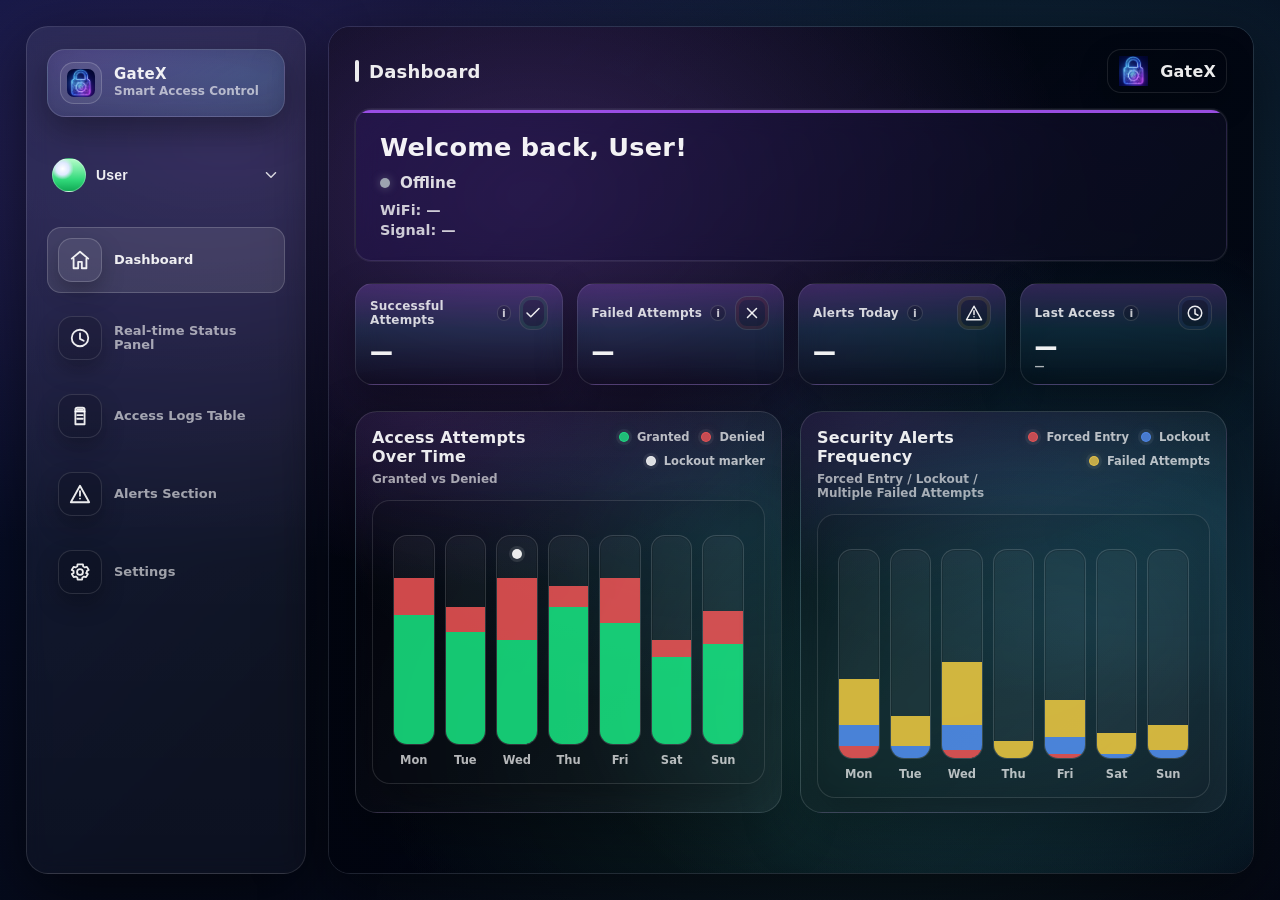
<file: gateX_proj/index.html>
<!doctype html>
<html lang="en">
  <head>
    <meta charset="UTF-8" />
    <meta name="viewport" content="width=device-width, initial-scale=1.0" />
    <title>GateX - Dashboard</title>
    <link rel="stylesheet" href="./styles.css" />
  </head>

  <body>
    <div class="app">
      <!-- Sidebar -->
      <aside class="sidebar">
        <div class="sidebar__top">

          <!-- GateX Brand Card -->
          <div class="brand-card">
            <img class="brand-card__logo" src="./gatex-mark.png" alt="GateX" />
            <div class="brand-card__meta">
              <div class="brand-card__title">GateX</div>
              <div class="brand-card__sub">Smart Access Control</div>
            </div>
          </div>

          <button class="user" type="button" aria-haspopup="true" aria-expanded="false">
            <span class="avatar" aria-hidden="true"></span>
            <span class="user__name">User</span>
            <span class="user__chev" aria-hidden="true">
              <svg width="18" height="18" viewBox="0 0 24 24" class="svg">
                <path d="M6 9l6 6 6-6" />
              </svg>
            </span>
          </button>

          <!-- User dropdown menu (registered users) -->
          <div id="userMenu" class="user-menu" aria-hidden="true">
            <div class="user-menu__title">Registered Users</div>
            <ul id="userMenuList" class="user-menu__list"></ul>
        
          </div>

          <nav class="nav" aria-label="Primary navigation">
            <a class="nav__item is-active" href="./index.html">
              <span class="nav__icon" aria-hidden="true">
                <svg width="22" height="22" viewBox="0 0 24 24" class="svg">
                  <path d="M3 10.5L12 3l9 7.5" />
                  <path d="M5 10.5V21h5v-7h4v7h5V10.5" />
                </svg>
              </span>
              <span class="nav__label">Dashboard</span>
            </a>

            <a class="nav__item" href="./realtime.html">
              <span class="nav__icon" aria-hidden="true">
                <svg width="22" height="22" viewBox="0 0 24 24" class="svg">
                  <circle cx="12" cy="12" r="9" />
                  <path d="M12 7v6l4 2" />
                </svg>
              </span>
              <span class="nav__label">Real-time Status<br />Panel</span>
            </a>

            <a class="nav__item" href="./logs.html">
              <span class="nav__icon" aria-hidden="true">
                <svg width="22" height="22" viewBox="0 0 24 24" class="svg">
                  <path d="M9 5h6" />
                  <path d="M9 3h6a2 2 0 0 1 2 2v2H7V5a2 2 0 0 1 2-2Z" />
                  <path d="M7 7h10v14H7z" />
                  <path d="M9 11h6" />
                  <path d="M9 15h6" />
                </svg>
              </span>
              <span class="nav__label">Access Logs Table</span>
            </a>

            <a class="nav__item" href="./alerts.html">
              <span class="nav__icon" aria-hidden="true">
                <svg width="22" height="22" viewBox="0 0 24 24" class="svg">
                  <path d="M12 3l10 18H2L12 3z" />
                  <path d="M12 9v5" />
                  <path d="M12 17h.01" />
                </svg>
              </span>
              <span class="nav__label">Alerts Section</span>
            </a>

            <a class="nav__item" href="./settings.html">
              <span class="nav__icon" aria-hidden="true">
                <svg width="22" height="22" viewBox="0 0 24 24" class="svg">
                  <path d="M12 15.2a3.2 3.2 0 1 0 0-6.4 3.2 3.2 0 0 0 0 6.4Z" />
                  <path
                    d="M19.4 13a7.9 7.9 0 0 0 .1-2l2-1.2-2-3.4-2.3.6a7.7 7.7 0 0 0-1.7-1l-.3-2.4H9.3L9 6a7.7 7.7 0 0 0-1.7 1l-2.3-.6-2 3.4 2 1.2a7.9 7.9 0 0 0 .1 2l-2 1.2 2 3.4 2.3-.6a7.7 7.7 0 0 0 1.7 1l.3 2.4h4.9l.3-2.4a7.7 7.7 0 0 0 1.7-1l2.3.6 2-3.4-2-1.2Z"
                  />
                </svg>
              </span>
              <span class="nav__label">Settings</span>
            </a>
          </nav>
        </div>

        
      </aside>

      <!-- Main -->
      <main class="main">
        <header class="topbar">
          <div class="page-title">
            <span class="page-title__bar" aria-hidden="true"></span>
            <h1 class="page-title__text">Dashboard</h1>
          </div>
          <div class="brand brand--logo">
          <img class="brand__mark" src="./gatex-mark.png" alt="GateX" />
          <span class="brand__text">GateX</span>
          </div>

        </header>

        <section class="content">
          <!-- Welcome / Connectivity Box (matches 2nd image) -->
          <section class="welcome-box" aria-label="Welcome status">
            <h2 class="welcome-box__title">Welcome back, <span id="userName">User</span>!</h2>

            <div class="welcome-box__status">
              <span id="statusDot" class="status-dot is-offline" aria-hidden="true"></span>
              <span id="statusText" class="status-text">Offline</span>
            </div>

            <div class="welcome-box__meta">
              <div id="wifiStatus" class="meta-line">WiFi: Disconnected</div>
              <div id="signalStatus" class="meta-line">Signal: —</div>
            </div>
          </section>
          <!-- Quick Stats Row -->
<section class="stats-grid" aria-label="Quick stats">
  <!-- Successful Attempts -->
  <article class="stat-card">
    <div class="stat-top">
      <span class="stat-label">Successful Attempts</span>
      <span class="stat-info" title="Total successful attempts today" aria-hidden="true">i</span>
      <span class="stat-icon stat-icon--success" aria-hidden="true">
        <!-- check icon -->
        <svg width="18" height="18" viewBox="0 0 24 24" class="svg">
          <path d="M20 6L9 17l-5-5" />
        </svg>
      </span>
    </div>
    <div id="statSuccess" class="stat-value">12</div>
  </article>

  <!-- Failed Attempts -->
  <article class="stat-card">
    <div class="stat-top">
      <span class="stat-label">Failed Attempts</span>
      <span class="stat-info" title="Total failed attempts today" aria-hidden="true">i</span>
      <span class="stat-icon stat-icon--danger" aria-hidden="true">
        <!-- x icon -->
        <svg width="18" height="18" viewBox="0 0 24 24" class="svg">
          <path d="M18 6L6 18" />
          <path d="M6 6l12 12" />
        </svg>
      </span>
    </div>
    <div id="statFailed" class="stat-value">3</div>
  </article>

  <!-- Alerts Today -->
  <article class="stat-card">
    <div class="stat-top">
      <span class="stat-label">Alerts Today</span>
      <span class="stat-info" title="Total alerts today" aria-hidden="true">i</span>
      <span class="stat-icon stat-icon--warn" aria-hidden="true">
        <!-- alert triangle -->
        <svg width="18" height="18" viewBox="0 0 24 24" class="svg">
          <path d="M12 3l10 18H2L12 3z" />
          <path d="M12 9v5" />
          <path d="M12 17h.01" />
        </svg>
      </span>
    </div>
    <div id="statAlerts" class="stat-value">1</div>
  </article>

  <!-- Last Access -->
  <article class="stat-card">
    <div class="stat-top">
      <span class="stat-label">Last Access</span>
      <span class="stat-info" title="Most recent access time" aria-hidden="true">i</span>
      <span class="stat-icon stat-icon--info" aria-hidden="true">
        <!-- clock -->
        <svg width="18" height="18" viewBox="0 0 24 24" class="svg">
          <circle cx="12" cy="12" r="9" />
          <path d="M12 7v6l4 2" />
        </svg>
      </span>
    </div>

    <div class="stat-value stat-value--time">
      <span id="statLastAccessTime">12:30</span>
      <span id="statLastAccessAgo" class="stat-sub">(6 mins ago)</span>
    </div>
  </article>
</section>
          <!-- Placeholder dashboard -->
          <div class="dash-grid">
  <!-- Chart 1: Access Attempts Over Time -->
  <article class="dash-card">
    <header class="dash-head">
      <div>
        <h2 class="dash-title">Access Attempts Over Time</h2>
        <p class="dash-sub">Granted vs Denied</p>
      </div>

      <div class="legend" aria-label="Legend">
        <span class="legend__item">
          <span class="legend__dot legend__dot--granted" aria-hidden="true"></span>
          Granted
        </span>
        <span class="legend__item">
          <span class="legend__dot legend__dot--denied" aria-hidden="true"></span>
          Denied
        </span>
        <span class="legend__item">
          <span class="legend__dot legend__dot--marker" aria-hidden="true"></span>
          Lockout marker
        </span>
      </div>
    </header>

    <div class="chart-wrap">
      <div class="chart-bars" role="img" aria-label="Stacked bar chart showing access attempts">
        <!-- Each bar uses CSS variables for heights (0–100) -->
        <div class="bar">
          <div class="bar__stack">
            <div class="seg seg--denied" style="--h: 18"></div>
            <div class="seg seg--granted" style="--h: 62"></div>
          </div>
          <div class="bar__label">Mon</div>
        </div>

        <div class="bar">
          <div class="bar__stack">
            <div class="seg seg--denied" style="--h: 12"></div>
            <div class="seg seg--granted" style="--h: 54"></div>
          </div>
          <div class="bar__label">Tue</div>
        </div>

        <div class="bar">
          <div class="bar__stack">
            <div class="seg seg--denied" style="--h: 30"></div>
            <div class="seg seg--granted" style="--h: 50"></div>
          </div>
          <!-- lockout marker example -->
          <div class="bar__marker" title="Lockout event"></div>
          <div class="bar__label">Wed</div>
        </div>

        <div class="bar">
          <div class="bar__stack">
            <div class="seg seg--denied" style="--h: 10"></div>
            <div class="seg seg--granted" style="--h: 66"></div>
          </div>
          <div class="bar__label">Thu</div>
        </div>

        <div class="bar">
          <div class="bar__stack">
            <div class="seg seg--denied" style="--h: 22"></div>
            <div class="seg seg--granted" style="--h: 58"></div>
          </div>
          <div class="bar__label">Fri</div>
        </div>

        <div class="bar">
          <div class="bar__stack">
            <div class="seg seg--denied" style="--h: 8"></div>
            <div class="seg seg--granted" style="--h: 42"></div>
          </div>
          <div class="bar__label">Sat</div>
        </div>

        <div class="bar">
          <div class="bar__stack">
            <div class="seg seg--denied" style="--h: 16"></div>
            <div class="seg seg--granted" style="--h: 48"></div>
          </div>
          <div class="bar__label">Sun</div>
        </div>
      </div>

      
    </div>
  </article>

  <!-- Chart 2: Security Alerts Frequency -->
  <article class="dash-card">
    <header class="dash-head">
      <div>
        <h2 class="dash-title">Security Alerts Frequency</h2>
        <p class="dash-sub">Forced Entry / Lockout / Multiple Failed Attempts</p>
      </div>

      <div class="legend" aria-label="Legend">
        <span class="legend__item">
          <span class="legend__dot legend__dot--forced" aria-hidden="true"></span>
          Forced Entry
        </span>
        <span class="legend__item">
          <span class="legend__dot legend__dot--lockout" aria-hidden="true"></span>
          Lockout
        </span>
        <span class="legend__item">
          <span class="legend__dot legend__dot--failed" aria-hidden="true"></span>
          Failed Attempts
        </span>
      </div>
    </header>

    <div class="chart-wrap">
      <div class="chart-bars" role="img" aria-label="Stacked bar chart showing alerts frequency">
        <div class="bar">
          <div class="bar__stack">
            <div class="seg seg--failed" style="--h: 22"></div>
            <div class="seg seg--lockout" style="--h: 10"></div>
            <div class="seg seg--forced" style="--h: 6"></div>
          </div>
          <div class="bar__label">Mon</div>
        </div>

        <div class="bar">
          <div class="bar__stack">
            <div class="seg seg--failed" style="--h: 14"></div>
            <div class="seg seg--lockout" style="--h: 6"></div>
            <div class="seg seg--forced" style="--h: 0"></div>
          </div>
          <div class="bar__label">Tue</div>
        </div>

        <div class="bar">
          <div class="bar__stack">
            <div class="seg seg--failed" style="--h: 30"></div>
            <div class="seg seg--lockout" style="--h: 12"></div>
            <div class="seg seg--forced" style="--h: 4"></div>
          </div>
          <div class="bar__label">Wed</div>
        </div>

        <div class="bar">
          <div class="bar__stack">
            <div class="seg seg--failed" style="--h: 8"></div>
            <div class="seg seg--lockout" style="--h: 0"></div>
            <div class="seg seg--forced" style="--h: 0"></div>
          </div>
          <div class="bar__label">Thu</div>
        </div>

        <div class="bar">
          <div class="bar__stack">
            <div class="seg seg--failed" style="--h: 18"></div>
            <div class="seg seg--lockout" style="--h: 8"></div>
            <div class="seg seg--forced" style="--h: 2"></div>
          </div>
          <div class="bar__label">Fri</div>
        </div>

        <div class="bar">
          <div class="bar__stack">
            <div class="seg seg--failed" style="--h: 10"></div>
            <div class="seg seg--lockout" style="--h: 2"></div>
            <div class="seg seg--forced" style="--h: 0"></div>
          </div>
          <div class="bar__label">Sat</div>
        </div>

        <div class="bar">
          <div class="bar__stack">
            <div class="seg seg--failed" style="--h: 12"></div>
            <div class="seg seg--lockout" style="--h: 4"></div>
            <div class="seg seg--forced" style="--h: 0"></div>
          </div>
          <div class="bar__label">Sun</div>
        </div>
      </div>

      
    </div>
  </article>
</div>
          
        </section>
      </main>
    </div>
  
    <script defer src="./app.js"></script>
  </body>
</html>
</file>
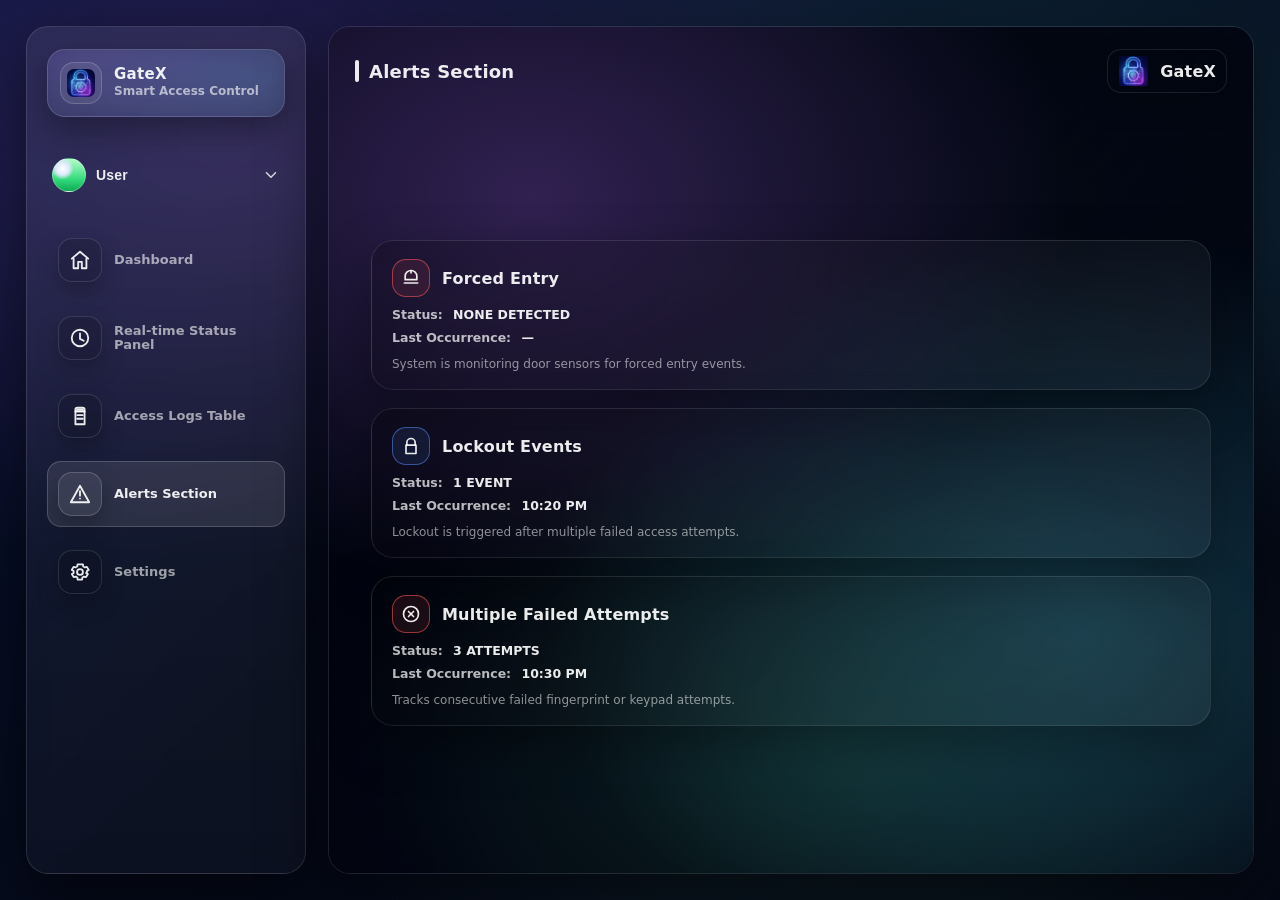
<file: gateX_proj/alerts.html>
<!doctype html>
<html lang="en">
  <head>
    <meta charset="UTF-8" />
    <meta name="viewport" content="width=device-width, initial-scale=1.0" />
    <title>GateX - Alerts</title>
    <link rel="stylesheet" href="./styles.css" />
  </head>

  <body>
    <div class="app">
      <!-- Sidebar -->
      <aside class="sidebar">
        <div class="sidebar__top">

          <!-- GateX Brand Card -->
          <div class="brand-card">
            <img class="brand-card__logo" src="./gatex-mark.png" alt="GateX" />
            <div class="brand-card__meta">
              <div class="brand-card__title">GateX</div>
              <div class="brand-card__sub">Smart Access Control</div>
            </div>
          </div>


          <button class="user" type="button" aria-haspopup="true" aria-expanded="false">
            <span class="avatar" aria-hidden="true"></span>
            <span class="user__name">User</span>
            <span class="user__chev" aria-hidden="true">
              <svg width="18" height="18" viewBox="0 0 24 24" class="svg">
                <path d="M6 9l6 6 6-6" />
              </svg>
            </span>
          </button>

          <!-- User dropdown menu (registered users) -->
          <div id="userMenu" class="user-menu" aria-hidden="true">
            <div class="user-menu__title">Registered Users</div>
            <ul id="userMenuList" class="user-menu__list"></ul>
          </div>

          <nav class="nav" aria-label="Primary navigation">
            <a class="nav__item" href="./index.html">
              <span class="nav__icon" aria-hidden="true">
                <svg width="22" height="22" viewBox="0 0 24 24" class="svg">
                  <path d="M3 10.5L12 3l9 7.5" />
                  <path d="M5 10.5V21h5v-7h4v7h5V10.5" />
                </svg>
              </span>
              <span class="nav__label">Dashboard</span>
            </a>

            <a class="nav__item" href="./realtime.html">
              <span class="nav__icon" aria-hidden="true">
                <svg width="22" height="22" viewBox="0 0 24 24" class="svg">
                  <circle cx="12" cy="12" r="9" />
                  <path d="M12 7v6l4 2" />
                </svg>
              </span>
              <span class="nav__label">Real-time Status<br />Panel</span>
            </a>

            <a class="nav__item" href="./logs.html">
              <span class="nav__icon" aria-hidden="true">
                <svg width="22" height="22" viewBox="0 0 24 24" class="svg">
                  <path d="M9 5h6" />
                  <path d="M9 3h6a2 2 0 0 1 2 2v2H7V5a2 2 0 0 1 2-2Z" />
                  <path d="M7 7h10v14H7z" />
                  <path d="M9 11h6" />
                  <path d="M9 15h6" />
                </svg>
              </span>
              <span class="nav__label">Access Logs Table</span>
            </a>

            <a class="nav__item is-active" href="./alerts.html">
              <span class="nav__icon" aria-hidden="true">
                <svg width="22" height="22" viewBox="0 0 24 24" class="svg">
                  <path d="M12 3l10 18H2L12 3z" />
                  <path d="M12 9v5" />
                  <path d="M12 17h.01" />
                </svg>
              </span>
              <span class="nav__label">Alerts Section</span>
            </a>

            <a class="nav__item" href="./settings.html">
              <span class="nav__icon" aria-hidden="true">
                <svg width="22" height="22" viewBox="0 0 24 24" class="svg">
                  <path d="M12 15.2a3.2 3.2 0 1 0 0-6.4 3.2 3.2 0 0 0 0 6.4Z" />
                  <path
                    d="M19.4 13a7.9 7.9 0 0 0 .1-2l2-1.2-2-3.4-2.3.6a7.7 7.7 0 0 0-1.7-1l-.3-2.4H9.3L9 6a7.7 7.7 0 0 0-1.7 1l-2.3-.6-2 3.4 2 1.2a7.9 7.9 0 0 0 .1 2l-2 1.2 2 3.4 2.3-.6a7.7 7.7 0 0 0 1.7 1l.3 2.4h4.9l.3-2.4a7.7 7.7 0 0 0 1.7-1l2.3.6 2-3.4-2-1.2Z"
                  />
                </svg>
              </span>
              <span class="nav__label">Settings</span>
            </a>
          </nav>
        </div>

        
      </aside>

      <!-- Main -->
      <main class="main">
        <header class="topbar">
          <div class="page-title">
            <span class="page-title__bar" aria-hidden="true"></span>
            <h1 class="page-title__text">Alerts Section</h1>
          </div>
          <div class="brand brand--logo">
          <img class="brand__mark" src="./gatex-mark.png" alt="GateX" />
          <span class="brand__text">GateX</span>
          </div>


        </header>

        <section class="content content--center">
          <div class="alerts-stack">
            <!-- Forced Entry -->
            <article class="alert-card">
              <div class="alert-head">
                <div class="alert-badge alert-badge--danger" aria-hidden="true">
                  <!-- siren/alert icon -->
                  <svg width="20" height="20" viewBox="0 0 24 24" class="svg">
                    <path d="M12 3v3" />
                    <path d="M5 10a7 7 0 0 1 14 0v4H5v-4Z" />
                    <path d="M4 18h16" />
                  </svg>
                </div>
                <h2 class="alert-title">Forced Entry</h2>
              </div>

              <div class="alert-lines">
                <div class="alert-line">
                  <span class="alert-k">Status:</span>
                  <span class="alert-v">NONE DETECTED</span>
                </div>
                <div class="alert-line">
                  <span class="alert-k">Last Occurrence:</span>
                  <span class="alert-v">—</span>
                </div>
              </div>

              <div class="alert-note">
                System is monitoring door sensors for forced entry events.
              </div>
            </article>

            <!-- Lockout Events -->
            <article class="alert-card">
              <div class="alert-head">
                <div class="alert-badge alert-badge--info" aria-hidden="true">
                  <!-- lock icon -->
                  <svg width="20" height="20" viewBox="0 0 24 24" class="svg">
                    <path d="M7 11V8a5 5 0 0 1 10 0v3" />
                    <path d="M6 11h12v10H6z" />
                  </svg>
                </div>
                <h2 class="alert-title">Lockout Events</h2>
              </div>

              <div class="alert-lines">
                <div class="alert-line">
                  <span class="alert-k">Status:</span>
                  <span class="alert-v">1 EVENT</span>
                </div>
                <div class="alert-line">
                  <span class="alert-k">Last Occurrence:</span>
                  <span class="alert-v">10:20 PM</span>
                </div>
              </div>

              <div class="alert-note">
                Lockout is triggered after multiple failed access attempts.
              </div>
            </article>

            <!-- Multiple Failed Attempts -->
            <article class="alert-card">
              <div class="alert-head">
                <div class="alert-badge alert-badge--danger" aria-hidden="true">
                  <!-- x-circle -->
                  <svg width="20" height="20" viewBox="0 0 24 24" class="svg">
                    <circle cx="12" cy="12" r="9" />
                    <path d="M9 9l6 6" />
                    <path d="M15 9l-6 6" />
                  </svg>
                </div>
                <h2 class="alert-title">Multiple Failed Attempts</h2>
              </div>

              <div class="alert-lines">
                <div class="alert-line">
                  <span class="alert-k">Status:</span>
                  <span class="alert-v">3 ATTEMPTS</span>
                </div>
                <div class="alert-line">
                  <span class="alert-k">Last Occurrence:</span>
                  <span class="alert-v">10:30 PM</span>
                </div>
              </div>

              <div class="alert-note">
                Tracks consecutive failed fingerprint or keypad attempts.
              </div>
            </article>
          </div>
        </section>
      </main>
    </div>
  
    <script defer src="./app.js"></script>
  </body>
</html>
</file>
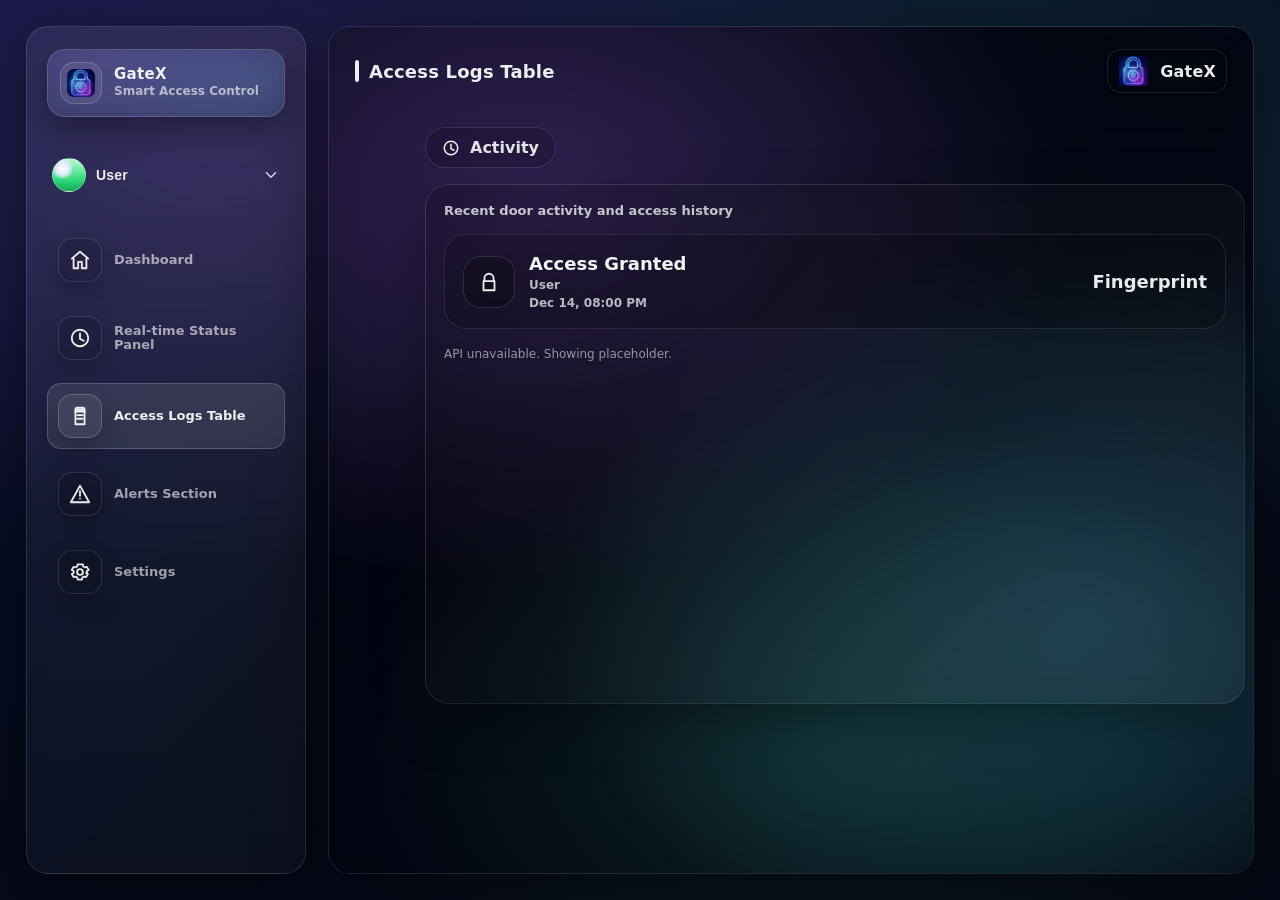
<file: gateX_proj/logs.html>
<!doctype html>
<html lang="en">
  <head>
    <meta charset="UTF-8" />
    <meta name="viewport" content="width=device-width, initial-scale=1.0" />
    <title>GateX - Access Logs</title>
    <link rel="stylesheet" href="./styles.css" />
  </head>

  <body>
    <div class="app">
      <!-- Sidebar -->
      <aside class="sidebar">
        <div class="sidebar__top">

          <!-- GateX Brand Card -->
          <div class="brand-card">
            <img class="brand-card__logo" src="./gatex-mark.png" alt="GateX" />
            <div class="brand-card__meta">
              <div class="brand-card__title">GateX</div>
              <div class="brand-card__sub">Smart Access Control</div>
            </div>
          </div>

          <button class="user" type="button" aria-haspopup="true" aria-expanded="false">
            <span class="avatar" aria-hidden="true"></span>
            <span class="user__name">User</span>
            <span class="user__chev" aria-hidden="true">
              <svg width="18" height="18" viewBox="0 0 24 24" class="svg">
                <path d="M6 9l6 6 6-6" />
              </svg>
            </span>
          </button>

          <!-- User dropdown menu (registered users) -->
          <div id="userMenu" class="user-menu" aria-hidden="true">
            <div class="user-menu__title">Registered Users</div>
            <ul id="userMenuList" class="user-menu__list"></ul>
            
          </div>

          <nav class="nav" aria-label="Primary navigation">
            <a class="nav__item" href="./index.html">
              <span class="nav__icon" aria-hidden="true">
                <svg width="22" height="22" viewBox="0 0 24 24" class="svg">
                  <path d="M3 10.5L12 3l9 7.5" />
                  <path d="M5 10.5V21h5v-7h4v7h5V10.5" />
                </svg>
              </span>
              <span class="nav__label">Dashboard</span>
            </a>

            <a class="nav__item" href="./realtime.html">
              <span class="nav__icon" aria-hidden="true">
                <svg width="22" height="22" viewBox="0 0 24 24" class="svg">
                  <circle cx="12" cy="12" r="9" />
                  <path d="M12 7v6l4 2" />
                </svg>
              </span>
              <span class="nav__label">Real-time Status<br />Panel</span>
            </a>

            <a class="nav__item is-active" href="./logs.html">
              <span class="nav__icon" aria-hidden="true">
                <svg width="22" height="22" viewBox="0 0 24 24" class="svg">
                  <path d="M9 5h6" />
                  <path d="M9 3h6a2 2 0 0 1 2 2v2H7V5a2 2 0 0 1 2-2Z" />
                  <path d="M7 7h10v14H7z" />
                  <path d="M9 11h6" />
                  <path d="M9 15h6" />
                </svg>
              </span>
              <span class="nav__label">Access Logs Table</span>
            </a>

            <a class="nav__item" href="./alerts.html">
              <span class="nav__icon" aria-hidden="true">
                <svg width="22" height="22" viewBox="0 0 24 24" class="svg">
                  <path d="M12 3l10 18H2L12 3z" />
                  <path d="M12 9v5" />
                  <path d="M12 17h.01" />
                </svg>
              </span>
              <span class="nav__label">Alerts Section</span>
            </a>

            <a class="nav__item" href="./settings.html">
              <span class="nav__icon" aria-hidden="true">
                <svg width="22" height="22" viewBox="0 0 24 24" class="svg">
                  <path d="M12 15.2a3.2 3.2 0 1 0 0-6.4 3.2 3.2 0 0 0 0 6.4Z" />
                  <path
                    d="M19.4 13a7.9 7.9 0 0 0 .1-2l2-1.2-2-3.4-2.3.6a7.7 7.7 0 0 0-1.7-1l-.3-2.4H9.3L9 6a7.7 7.7 0 0 0-1.7 1l-2.3-.6-2 3.4 2 1.2a7.9 7.9 0 0 0 .1 2l-2 1.2 2 3.4 2.3-.6a7.7 7.7 0 0 0 1.7 1l.3 2.4h4.9l.3-2.4a7.7 7.7 0 0 0 1.7-1l2.3.6 2-3.4-2-1.2Z"
                  />
                </svg>
              </span>
              <span class="nav__label">Settings</span>
            </a>
          </nav>
        </div>

        
      </aside>

      <!-- Main -->
      <main class="main">
        <header class="topbar">
          <div class="page-title">
            <span class="page-title__bar" aria-hidden="true"></span>
            <h1 class="page-title__text">Access Logs Table</h1>
          </div>
          <div class="brand brand--logo">
          <img class="brand__mark" src="./gatex-mark.png" alt="GateX" />
          <span class="brand__text">GateX</span>
          </div>

        </header>

        <section class="content">
          <div class="mini-pill">
            <svg width="18" height="18" viewBox="0 0 24 24" class="svg" aria-hidden="true">
              <circle cx="12" cy="12" r="9" />
              <path d="M12 7v6l4 2" />
            </svg>
            <span>Activity</span>
          </div>

          <div class="logs-card">
            <div class="logs-title">Recent door activity and access history</div>

            <!-- Placeholder log item (replace with real DB items later) -->
            <div class="log-item">
              <div class="log-left">
                <div class="log-icon" aria-hidden="true">
                  <svg width="22" height="22" viewBox="0 0 24 24" class="svg">
                    <path d="M7 11V8a5 5 0 0 1 10 0v3" />
                    <path d="M6 11h12v10H6z" />
                  </svg>
                </div>

                <div class="log-text">
                  <div class="log-main">
                    <span class="log-status log-status--ok">Access Granted</span>
                  </div>
                  <div class="log-sub">User</div>
                  <div class="log-sub">Dec 14, 08:00 PM</div>
                </div>
              </div>

              <div class="log-method">Fingerprint</div>
            </div>

            <!-- Optional second placeholder (uncomment later)
            <div class="log-item">
              <div class="log-left">
                <div class="log-icon" aria-hidden="true">
                  <svg width="22" height="22" viewBox="0 0 24 24" class="svg">
                    <path d="M12 3l10 18H2L12 3z" />
                    <path d="M12 9v5" />
                    <path d="M12 17h.01" />
                  </svg>
                </div>

                <div class="log-text">
                  <div class="log-main">
                    <span class="log-status log-status--bad">Access Denied</span>
                  </div>
                  <div class="log-sub">Unknown</div>
                  <div class="log-sub">Dec 14, 08:10 PM</div>
                </div>
              </div>

              <div class="log-method">Fingerprint</div>
            </div>
            -->

            <div class="logs-empty-note">
              Placeholder list. When you add a database, you’ll render items here dynamically.
            </div>
          </div>
        </section>
      </main>
    </div>
  
    <script defer src="./app.js"></script>
  </body>
</html>
</file>
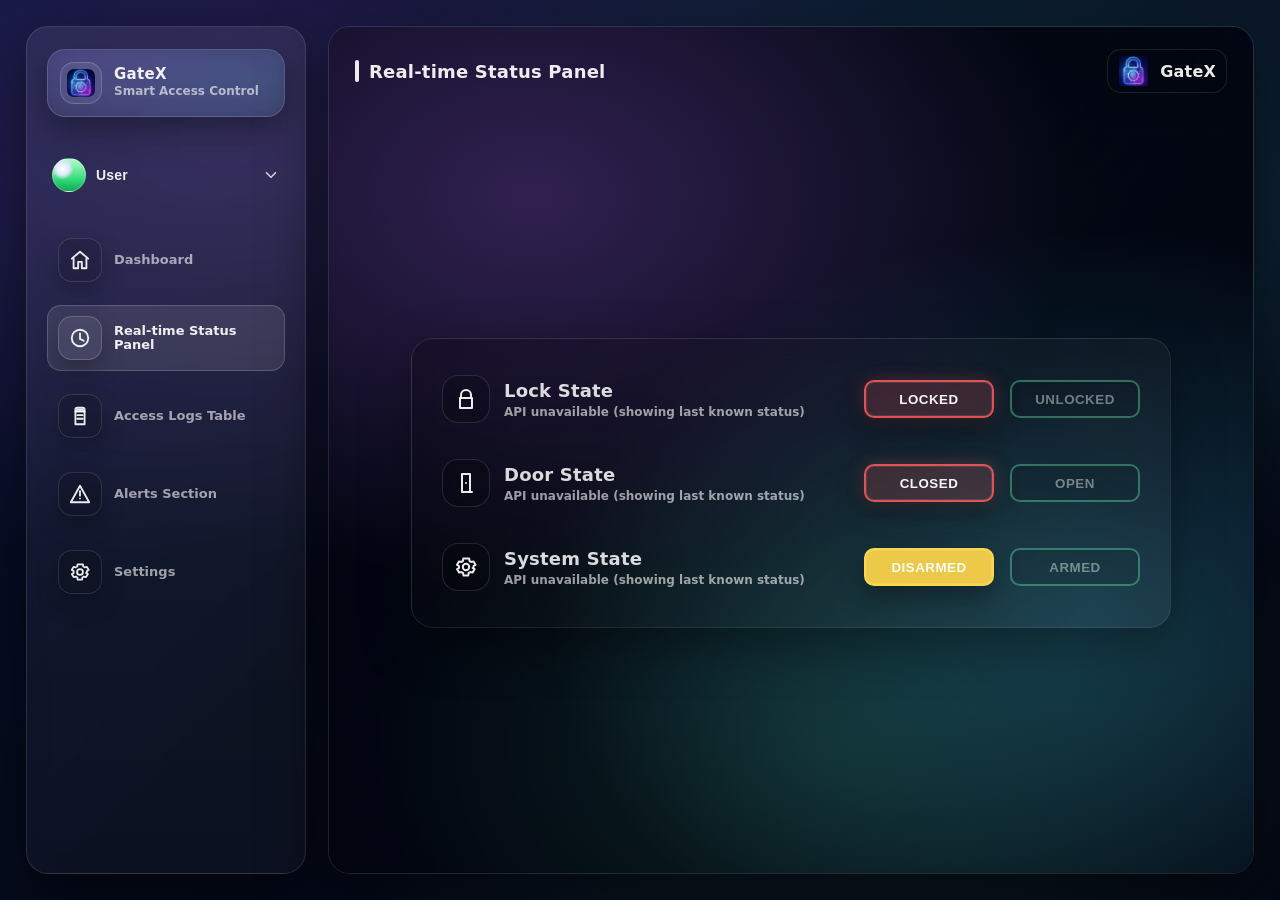
<file: gateX_proj/realtime.html>
<!doctype html>
<html lang="en">
  <head>
    <meta charset="UTF-8" />
    <meta name="viewport" content="width=device-width, initial-scale=1.0" />
    <title>GateX - Real-time Status</title>
    <link rel="stylesheet" href="./styles.css" />
  </head>

  <body>
    <div class="app">
      <!-- Sidebar -->
      <aside class="sidebar">
        <div class="sidebar__top">

          <!-- GateX Brand Card -->
          <div class="brand-card">
            <img class="brand-card__logo" src="./gatex-mark.png" alt="GateX" />
            <div class="brand-card__meta">
              <div class="brand-card__title">GateX</div>
              <div class="brand-card__sub">Smart Access Control</div>
            </div>
          </div>

          <button class="user" type="button" aria-haspopup="true" aria-expanded="false">
            <span class="avatar" aria-hidden="true"></span>
            <span class="user__name">User</span>
            <span class="user__chev" aria-hidden="true">
              <svg width="18" height="18" viewBox="0 0 24 24" class="svg">
                <path d="M6 9l6 6 6-6" />
              </svg>
            </span>
          </button>

          <!-- User dropdown menu (registered users) -->
          <div id="userMenu" class="user-menu" aria-hidden="true">
            <div class="user-menu__title">Registered Users</div>
            <ul id="userMenuList" class="user-menu__list"></ul>
            
          </div>

          <nav class="nav" aria-label="Primary navigation">
            <a class="nav__item" href="./index.html">
              <span class="nav__icon" aria-hidden="true">
                <svg width="22" height="22" viewBox="0 0 24 24" class="svg">
                  <path d="M3 10.5L12 3l9 7.5" />
                  <path d="M5 10.5V21h5v-7h4v7h5V10.5" />
                </svg>
              </span>
              <span class="nav__label">Dashboard</span>
            </a>

            <a class="nav__item is-active" href="./realtime.html">
              <span class="nav__icon" aria-hidden="true">
                <svg width="22" height="22" viewBox="0 0 24 24" class="svg">
                  <circle cx="12" cy="12" r="9" />
                  <path d="M12 7v6l4 2" />
                </svg>
              </span>
              <span class="nav__label">Real-time Status<br />Panel</span>
            </a>

            <a class="nav__item" href="./logs.html">
              <span class="nav__icon" aria-hidden="true">
                <svg width="22" height="22" viewBox="0 0 24 24" class="svg">
                  <path d="M9 5h6" />
                  <path d="M9 3h6a2 2 0 0 1 2 2v2H7V5a2 2 0 0 1 2-2Z" />
                  <path d="M7 7h10v14H7z" />
                  <path d="M9 11h6" />
                  <path d="M9 15h6" />
                </svg>
              </span>
              <span class="nav__label">Access Logs Table</span>
            </a>

            <a class="nav__item" href="./alerts.html">
              <span class="nav__icon" aria-hidden="true">
                <svg width="22" height="22" viewBox="0 0 24 24" class="svg">
                  <path d="M12 3l10 18H2L12 3z" />
                  <path d="M12 9v5" />
                  <path d="M12 17h.01" />
                </svg>
              </span>
              <span class="nav__label">Alerts Section</span>
            </a>

            <a class="nav__item" href="./settings.html">
              <span class="nav__icon" aria-hidden="true">
                <svg width="22" height="22" viewBox="0 0 24 24" class="svg">
                  <path d="M12 15.2a3.2 3.2 0 1 0 0-6.4 3.2 3.2 0 0 0 0 6.4Z" />
                  <path
                    d="M19.4 13a7.9 7.9 0 0 0 .1-2l2-1.2-2-3.4-2.3.6a7.7 7.7 0 0 0-1.7-1l-.3-2.4H9.3L9 6a7.7 7.7 0 0 0-1.7 1l-2.3-.6-2 3.4 2 1.2a7.9 7.9 0 0 0 .1 2l-2 1.2 2 3.4 2.3-.6a7.7 7.7 0 0 0 1.7 1l.3 2.4h4.9l.3-2.4a7.7 7.7 0 0 0 1.7-1l2.3.6 2-3.4-2-1.2Z"
                  />
                </svg>
              </span>
              <span class="nav__label">Settings</span>
            </a>
          </nav>
        </div>

        
      </aside>

      <!-- Main -->
      <main class="main">
        <header class="topbar">
          <div class="page-title">
            <span class="page-title__bar" aria-hidden="true"></span>
            <h1 class="page-title__text">Real-time Status Panel</h1>
          </div>
          <div class="brand brand--logo">
          <img class="brand__mark" src="./gatex-mark.png" alt="GateX" />
          <span class="brand__text">GateX</span>
          </div>

        </header>

        <section class="content content--center">
          <div class="panel-card">
            <!-- ROW 1 -->
            <div class="status-row">
              <div class="status-left">
                <span class="feature-icon" aria-hidden="true">
                  <!-- lock icon -->
                  <svg width="24" height="24" viewBox="0 0 24 24" class="svg">
                    <path d="M7 11V8a5 5 0 0 1 10 0v3" />
                    <path d="M6 11h12v10H6z" />
                  </svg>
                </span>
                <div class="status-text">
                  <div class="status-label">Lock State</div>
                  <div class="status-hint">Placeholder (will connect to hardware later)</div>
                </div>
              </div>

              <div class="chip-group" aria-label="Lock State">
                <button class="chip chip--danger is-selected" type="button">LOCKED</button>
                <button class="chip chip--success" type="button">UNLOCKED</button>
              </div>
            </div>

            <!-- ROW 2 -->
            <div class="status-row">
              <div class="status-left">
                <span class="feature-icon" aria-hidden="true">
                  <!-- door icon -->
                  <svg width="24" height="24" viewBox="0 0 24 24" class="svg">
                    <path d="M8 3h8v18H8z" />
                    <path d="M12 12h.01" />
                    <path d="M16 21h2" />
                  </svg>
                </span>
                <div class="status-text">
                  <div class="status-label">Door State</div>
                  <div class="status-hint">Placeholder</div>
                </div>
              </div>

              <div class="chip-group" aria-label="Door State">
                <button class="chip chip--danger is-selected" type="button">CLOSED</button>
                <button class="chip chip--success" type="button">OPEN</button>
              </div>
            </div>

            <!-- ROW 3 -->
            <div class="status-row">
              <div class="status-left">
                <span class="feature-icon" aria-hidden="true">
                  <!-- system/gear icon -->
                  <svg width="24" height="24" viewBox="0 0 24 24" class="svg">
                    <path d="M12 15.2a3.2 3.2 0 1 0 0-6.4 3.2 3.2 0 0 0 0 6.4Z" />
                    <path
                      d="M19.4 13a7.9 7.9 0 0 0 .1-2l2-1.2-2-3.4-2.3.6a7.7 7.7 0 0 0-1.7-1l-.3-2.4H9.3L9 6a7.7 7.7 0 0 0-1.7 1l-2.3-.6-2 3.4 2 1.2a7.9 7.9 0 0 0 .1 2l-2 1.2 2 3.4 2.3-.6a7.7 7.7 0 0 0 1.7 1l.3 2.4h4.9l.3-2.4a7.7 7.7 0 0 0 1.7-1l2.3.6 2-3.4-2-1.2Z"
                    />
                  </svg>
                </span>
                <div class="status-text">
                  <div class="status-label">System State</div>
                  <div class="status-hint">Placeholder</div>
                </div>
              </div>

              <div class="chip-group" aria-label="System State">
                <button class="chip chip--warning is-selected" type="button">DISARMED</button>
                <button class="chip chip--success" type="button">ARMED</button>
              </div>
            </div>

            <!-- NOTE: later you can update these buttons from JS using IDs or data-attributes -->
          </div>
        </section>
      </main>
    </div>
  
    <script defer src="./app.js"></script>
  </body>
</html>
</file>
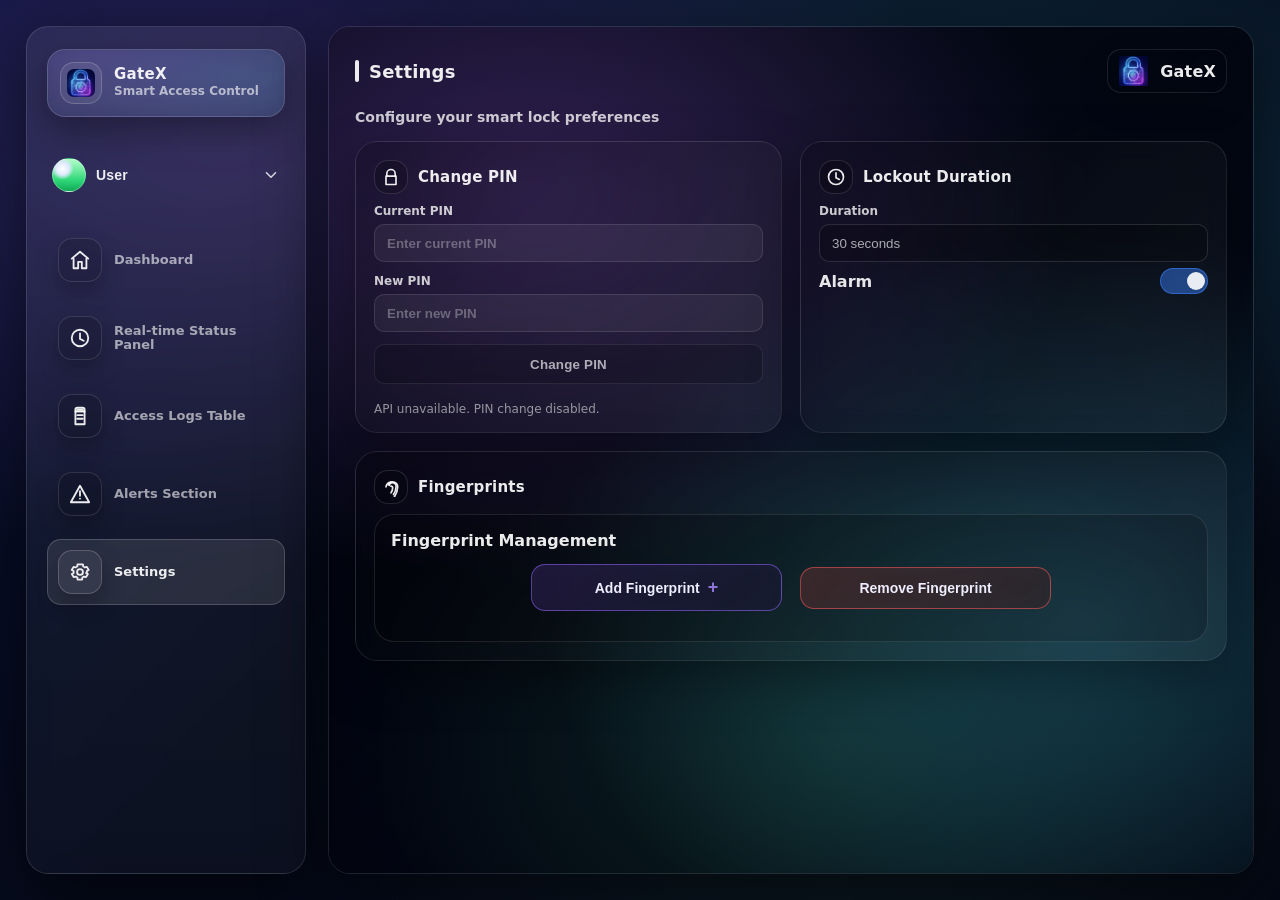
<file: gateX_proj/settings.html>
<!doctype html>
<html lang="en">
  <head>
    <meta charset="UTF-8" />
    <meta name="viewport" content="width=device-width, initial-scale=1.0" />
    <title>GateX - Settings</title>
    <link rel="stylesheet" href="./styles.css" />
  </head>

  <body>
    <div class="app">
      <!-- Sidebar -->
      <aside class="sidebar">
        <div class="sidebar__top">

          <!-- GateX Brand Card -->
          <div class="brand-card">
            <img class="brand-card__logo" src="./gatex-mark.png" alt="GateX" />
            <div class="brand-card__meta">
              <div class="brand-card__title">GateX</div>
              <div class="brand-card__sub">Smart Access Control</div>
            </div>
          </div>

          <button class="user" type="button" aria-haspopup="true" aria-expanded="false">
            <span class="avatar" aria-hidden="true"></span>
            <span class="user__name">User</span>
            <span class="user__chev" aria-hidden="true">
              <svg width="18" height="18" viewBox="0 0 24 24" class="svg">
                <path d="M6 9l6 6 6-6" />
              </svg>
            </span>
          </button>

          <!-- User dropdown menu (registered users) -->
          <div id="userMenu" class="user-menu" aria-hidden="true">
            <div class="user-menu__title">Registered Users</div>
            <ul id="userMenuList" class="user-menu__list"></ul>
            
          </div>

          <nav class="nav" aria-label="Primary navigation">
            <a class="nav__item" href="./index.html">
              <span class="nav__icon" aria-hidden="true">
                <svg width="22" height="22" viewBox="0 0 24 24" class="svg">
                  <path d="M3 10.5L12 3l9 7.5" />
                  <path d="M5 10.5V21h5v-7h4v7h5V10.5" />
                </svg>
              </span>
              <span class="nav__label">Dashboard</span>
            </a>

            <a class="nav__item" href="./realtime.html">
              <span class="nav__icon" aria-hidden="true">
                <svg width="22" height="22" viewBox="0 0 24 24" class="svg">
                  <circle cx="12" cy="12" r="9" />
                  <path d="M12 7v6l4 2" />
                </svg>
              </span>
              <span class="nav__label">Real-time Status<br />Panel</span>
            </a>

            <a class="nav__item" href="./logs.html">
              <span class="nav__icon" aria-hidden="true">
                <svg width="22" height="22" viewBox="0 0 24 24" class="svg">
                  <path d="M9 5h6" />
                  <path d="M9 3h6a2 2 0 0 1 2 2v2H7V5a2 2 0 0 1 2-2Z" />
                  <path d="M7 7h10v14H7z" />
                  <path d="M9 11h6" />
                  <path d="M9 15h6" />
                </svg>
              </span>
              <span class="nav__label">Access Logs Table</span>
            </a>

            <a class="nav__item" href="./alerts.html">
              <span class="nav__icon" aria-hidden="true">
                <svg width="22" height="22" viewBox="0 0 24 24" class="svg">
                  <path d="M12 3l10 18H2L12 3z" />
                  <path d="M12 9v5" />
                  <path d="M12 17h.01" />
                </svg>
              </span>
              <span class="nav__label">Alerts Section</span>
            </a>

            <a class="nav__item is-active" href="./settings.html">
              <span class="nav__icon" aria-hidden="true">
                <svg width="22" height="22" viewBox="0 0 24 24" class="svg">
                  <path d="M12 15.2a3.2 3.2 0 1 0 0-6.4 3.2 3.2 0 0 0 0 6.4Z" />
                  <path
                    d="M19.4 13a7.9 7.9 0 0 0 .1-2l2-1.2-2-3.4-2.3.6a7.7 7.7 0 0 0-1.7-1l-.3-2.4H9.3L9 6a7.7 7.7 0 0 0-1.7 1l-2.3-.6-2 3.4 2 1.2a7.9 7.9 0 0 0 .1 2l-2 1.2 2 3.4 2.3-.6a7.7 7.7 0 0 0 1.7 1l.3 2.4h4.9l.3-2.4a7.7 7.7 0 0 0 1.7-1l2.3.6 2-3.4-2-1.2Z"
                  />
                </svg>
              </span>
              <span class="nav__label">Settings</span>
            </a>
          </nav>
        </div>
      </aside>

      <!-- Main -->
      <main class="main">
        <header class="topbar">
          <div class="page-title">
            <span class="page-title__bar" aria-hidden="true"></span>
            <h1 class="page-title__text">Settings</h1>
          </div>
          <div class="brand brand--logo">
          <img class="brand__mark" src="./gatex-mark.png" alt="GateX" />
          <span class="brand__text">GateX</span>
          </div>

        </header>

        <section class="content">
          <div class="settings-wrap">
            <div class="settings-subtitle">Configure your smart lock preferences</div>

            <div class="settings-grid">
              <!-- Change PIN -->
              <article class="settings-card">
                <div class="card-title">
                  <span class="card-title__icon" aria-hidden="true">
                    <svg width="20" height="20" viewBox="0 0 24 24" class="svg">
                      <path d="M7 11V8a5 5 0 0 1 10 0v3" />
                      <path d="M6 11h12v10H6z" />
                    </svg>
                  </span>
                  <span>Change PIN</span>
                </div>

                <div class="form">
                  <label class="field">
                    <span class="field__label">Current PIN</span>
                    <input class="input" type="password" placeholder="Enter current PIN" disabled />
                  </label>

                  <label class="field">
                    <span class="field__label">New PIN</span>
                    <input class="input" type="password" placeholder="Enter new PIN" disabled />
                  </label>

                  <button class="btn btn--primary" type="button" disabled>Change PIN</button>

                  <div class="card-note">
                    Placeholder: enable this when backend auth + PIN update API is ready.
                  </div>
                </div>
              </article>

              <!-- Lockout Duration + Alarm -->
              <article class="settings-card">
                <div class="card-title">
                  <span class="card-title__icon" aria-hidden="true">
                    <svg width="20" height="20" viewBox="0 0 24 24" class="svg">
                      <circle cx="12" cy="12" r="9" />
                      <path d="M12 7v6l4 2" />
                    </svg>
                  </span>
                  <span>Lockout Duration</span>
                </div>

                <label class="field">
                  <span class="field__label">Duration</span>
                  <select class="select" disabled>
                    <option selected>30 seconds</option>
                    <option>1 minute</option>
                    <option>5 minutes</option>
                    <option>10 minutes</option>
                  </select>
                </label>

                <div class="switch-row">
                  <div class="switch-label">
                    <div class="switch-title">Alarm</div>
                  </div>

                  <label class="switch" aria-label="Alarm toggle (placeholder)">
                    <input type="checkbox" checked disabled />
                    <span class="slider" aria-hidden="true"></span>
                  </label>
                </div>                
              </article>
            </div>

            <!-- Fingerprints -->
            <article class="fingerprints-card">
              <div class="card-title">
                <span class="card-title__icon" aria-hidden="true">
                  <svg width="20" height="20" viewBox="0 0 24 24" class="svg">
                    <path d="M12 11a2 2 0 0 1 2 2c0 1.5-.5 4-2 6" />
                    <path d="M10 10a4 4 0 0 1 8 2c0 2.5-1 6-3 9" />
                    <path d="M8.5 9.5A6 6 0 0 1 20 12c0 4-1.5 8-4 12" />
                    <path d="M6 12a6 6 0 0 1 6-6" />
                  </svg>
                </span>
                <span>Fingerprints</span>
              </div>

              <div class="fp-block">
                <div class="fp-name">Fingerprint Management</div>

                <div class="fp-actions">
                  <button id="btnAddFp" class="fp-action fp-action--add" type="button">
                    Add Fingerprint <span class="fp-plus">+</span>
                  </button>
                
                  <button id="btnRemoveFp" class="fp-action fp-action--remove" type="button">
                    Remove Fingerprint
                  </button>
                </div>               
              </div>
            </article>
          </div>
        </section>
      </main>
    </div>

    <!-- Add Fingerprint Modal -->
    <div id="modalAddFp" class="modal" role="dialog" aria-modal="true" aria-hidden="true">
      <div class="modal__panel">
        <div class="modal__head">
          <div class="modal__title">Add Fingerprint</div>
          <button class="modal__close" type="button" data-modal-close aria-label="Close">✕</button>
        </div>

        <form id="addFpForm" class="modal__body">
          <div class="modal__grid">
            <div class="modal__col">
              <label class="field">
                <span class="field__label">Username</span>
                <input id="addUserName" class="input" type="text" placeholder="e.g., Juan Dela Cruz" required />
              </label>

              <label class="field">
                <span class="field__label">User ID</span>
                <input id="addUserId" class="input" type="text" placeholder="e.g., 2025-001" required />
              </label>

              <label class="field">
                <span class="field__label">Photo (optional)</span>
                <input id="addUserPhoto" class="input input--file" type="file" accept="image/*" />
              </label>

              <div class="modal__hint">
                Placeholder: this will trigger fingerprint enrollment on the sensor later.
              </div>
            </div>

            <div class="modal__col">
              <div class="photo-preview">
                <div id="addPhotoPreview" class="photo-preview__box"></div>
                <div class="photo-preview__text">Preview</div>
              </div>
            </div>
          </div>

          <div id="addFpStatus" class="modal__status"></div>

          <div class="modal__actions">
            <button class="btn btn--primary" type="submit">Save</button>
            <button class="btn" type="button" data-modal-close>Cancel</button>
          </div>
        </form>
      </div>
    </div>

    <!-- Remove Fingerprint Modal -->
    <div id="modalRemoveFp" class="modal" role="dialog" aria-modal="true" aria-hidden="true">
      <div class="modal__panel">
        <div class="modal__head">
          <div class="modal__title">Remove Fingerprint</div>
          <button class="modal__close" type="button" data-modal-close aria-label="Close">✕</button>
        </div>

        <form id="removeFpForm" class="modal__body">
          <label class="field">
            <span class="field__label">Select user to remove</span>
            <select id="removeUserSelect" class="select" required></select>
          </label>

          <div class="modal__hint">
            Placeholder: later this will remove fingerprint template on the sensor + DB record.
          </div>

          <div id="removeFpStatus" class="modal__status"></div>

          <div class="modal__actions">
            <button class="btn btn--primary" type="submit">Remove</button>
            <button class="btn" type="button" data-modal-close>Cancel</button>
          </div>
        </form>
      </div>
    </div>

    <script defer src="./app.js"></script>
  </body>
</html>
</file>
<file: gateX_proj/styles.css>
:root{
  /* Brand aurora vibe (purple/cyan) */
  --accent-a: #b06cff; /* purple */
  --accent-b: #46d9ff; /* cyan */
  --accent-c: #5cffb0; /* mint */
  --accent-d: #ff5aa5; /* pink */

  /* Background deep space */
  --bg-0: #040714;
  --bg-1: #050a1a;
  --bg-2: #071033;

  /* Glass surfaces */
  --glass-1: rgba(255,255,255,0.06);
  --glass-2: rgba(255,255,255,0.035);
  --stroke: rgba(255,255,255,0.18);
  --stroke-2: rgba(255,255,255,0.12);

  /* Modern shadow */
  --shadow: 0 18px 65px rgba(0,0,0,0.55);
  --shadow-soft: 0 14px 35px rgba(0,0,0,0.35);

  /* Slightly rounder */
  --radius-lg: 22px;
  --radius-md: 16px;

  /* Text colors */
  --text: rgba(255,255,255,0.92);
  --muted: rgba(255,255,255,0.60);

  /* Interactive states */
  --hover: rgba(255,255,255,0.06);
  --active: rgba(255,255,255,0.10);

  /* Sidebar */
  --sidebar-w: 280px;
  --sidebar-0: rgba(255,255,255,0.08);
  --sidebar-1: rgba(255,255,255,0.04);
}

* { box-sizing: border-box; }
html, body { height: 100%; }

body {
  margin: 0;
  color: var(--text);
  font-family: ui-sans-serif, system-ui, -apple-system, Segoe UI, Roboto, Arial, "Inter", sans-serif;

  /* Plain dark background behind sidebar */
    background:
    radial-gradient(1200px 700px at 18% 16%, rgba(176,108,255,0.20) 0%, rgba(176,108,255,0.00) 60%),
    radial-gradient(1100px 650px at 78% 22%, rgba(70,217,255,0.18) 0%, rgba(70,217,255,0.00) 60%),
    radial-gradient(1000px 650px at 65% 80%, rgba(92,255,176,0.10) 0%, rgba(92,255,176,0.00) 55%),
    linear-gradient(135deg, var(--bg-2) 0%, var(--bg-1) 45%, var(--bg-0) 100%);

}


.app {
  min-height: 100vh;
  display: flex;
  gap: 22px;
  padding: 26px;
}

/* Sidebar */
.sidebar {
  width: var(--sidebar-w);
  border-radius: var(--radius-lg);
  padding: 18px 14px;
  display: flex;
  flex-direction: column;
  justify-content: space-between;

  background: linear-gradient(180deg, var(--sidebar-0), var(--sidebar-1));
  border: 1px solid var(--stroke-2);
  box-shadow: var(--shadow);
  backdrop-filter: blur(10px);
}

.sidebar__top {
  display: flex;
  flex-direction: column;
  gap: 18px;
}

.user {
  width: 100%;
  display: flex;
  align-items: center;
  gap: 10px;

  padding: 10px 10px;
  border-radius: 12px;
  border: 1px solid transparent;
  background: transparent;
  color: var(--text);
  cursor: pointer;
}

.user:hover {
  background: var(--hover);
  border-color: var(--stroke-2);
}

.avatar {
  width: 34px;
  height: 34px;
  border-radius: 999px;
  background:
    radial-gradient(circle at 30% 30%, #ffffff 0%, #dfe9ff 20%, rgba(223, 233, 255, 0) 35%),
    linear-gradient(180deg, #b7ffcc 0%, #31d97a 65%, #11a955 100%);
  border: 1px solid rgba(255, 255, 255, 0.25);
}

.user__name {
  font-weight: 600;
  font-size: 14px;
  letter-spacing: 0.2px;
}

.user__chev {
  margin-left: auto;
  width: 18px;
  height: 18px;
  opacity: 0.9;
}

.nav {
  display: flex;
  flex-direction: column;
  gap: 12px;
  padding: 6px 6px 0;
}

.nav__item {
  text-decoration: none;
  color: var(--muted);

  display: flex;
  align-items: center;
  gap: 12px;

  padding: 10px 10px;
  border-radius: 14px;
  border: 1px solid transparent;
}

.nav__item:hover {
  background: var(--hover);
  border-color: var(--stroke-2);
  color: var(--text);
}

.nav__item.is-active {
  background: var(--active);
  border-color: var(--stroke);
  color: var(--text);
}

.nav__icon {
  width: 44px;
  height: 44px;
  border-radius: 14px;
  display: grid;
  place-items: center;

  border: 1px solid var(--stroke-2);
  background: rgba(0, 0, 0, 0.12);
}

.nav__item.is-active .nav__icon {
  border-color: var(--stroke);
  background: rgba(255, 255, 255, 0.06);
}

.nav__label {
  font-size: 13px;
  font-weight: 600;
  line-height: 1.1;
}

/* Main */
.main {
  flex: 1;
  border-radius: var(--radius-lg);
  border: 1px solid rgba(255, 255, 255, 0.08);
  box-shadow: var(--shadow);

  /* IMPORTANT: allow pseudo-element background */
  position: relative;
  overflow: hidden;

  /* keep padding */
  padding: 22px 26px;
}

/* Wallpaper background only inside .main */
.main::before{
  content:"";
  position:absolute;
  inset:0;
  z-index:0;
  background:
    radial-gradient(900px 650px at 22% 20%, rgba(176,108,255,0.16) 0%, rgba(176,108,255,0) 60%),
    radial-gradient(900px 650px at 82% 70%, rgba(70,217,255,0.14) 0%, rgba(70,217,255,0) 60%),
    radial-gradient(850px 600px at 55% 85%, rgba(92,255,176,0.08) 0%, rgba(92,255,176,0) 55%),
    linear-gradient(135deg, rgba(2,5,16,0.82) 0%, rgba(2,5,16,0.74) 55%, rgba(2,5,16,0.86) 100%);
}


/* Dark overlay so text is readable */
.main::after {
  content: "";
  position: absolute;
  inset: 0;
  z-index: 0;

  background:
    radial-gradient(900px 650px at 20% 20%, rgba(255, 120, 220, 0.18) 0%, rgba(255, 120, 220, 0) 60%),
    radial-gradient(900px 650px at 80% 70%, rgba(60, 180, 255, 0.18) 0%, rgba(60, 180, 255, 0) 60%),
    linear-gradient(135deg, rgba(3, 6, 18, 0.55) 0%, rgba(3, 6, 18, 0.65) 55%, rgba(3, 6, 18, 0.78) 100%);
}

/* Make sure all real content stays above the wallpaper layers */
.main > * {
  position: relative;
  z-index: 1;
}


.topbar {
  display: flex;
  align-items: center;
  justify-content: space-between;
}

.page-title {
  display: flex;
  align-items: center;
  gap: 10px;
}

.page-title__bar {
  width: 4px;
  height: 22px;
  border-radius: 99px;
  background: rgba(255, 255, 255, 0.92);
}

.page-title__text {
  margin: 0;
  font-size: 18px;
  font-weight: 700;
  letter-spacing: 0.2px;
}

.brand {
  font-size: 14px;
  font-weight: 700;
  letter-spacing: 0.2px;
  color: rgba(255, 255, 255, 0.9);
}

.content {
  margin-top: 16px;
  height: calc(100% - 54px);
}

.content--center {
  display: grid;
  place-items: center;
}

/* SVG */
.svg {
  fill: none;
  stroke: currentColor;
  stroke-width: 2;
  stroke-linecap: round;
  stroke-linejoin: round;
  color: rgba(255, 255, 255, 0.92);
}

/* Dashboard placeholder */
.placeholder {
  max-width: 720px;
  padding: 18px 20px;
  border-radius: 18px;
  border: 1px solid rgba(255,255,255,0.10);
  background: rgba(0,0,0,0.18);
  backdrop-filter: blur(10px);
}

/* =========================
   Real-time Status Panel
========================= */
.panel-card {
  width: min(760px, 100%);
  border-radius: 22px;
  border: 1px solid rgba(255,255,255,0.10);
  background: linear-gradient(135deg, rgba(0,0,0,0.22), rgba(255,255,255,0.05));
  box-shadow: 0 18px 50px rgba(0,0,0,0.35);
  backdrop-filter: blur(12px);
  padding: 18px 10px;
}

.status-row {
  display: flex;
  align-items: center;
  justify-content: space-between;
  gap: 14px;
  padding: 18px 20px;
}

.status-left {
  display: flex;
  align-items: center;
  gap: 14px;
  min-width: 280px;
}

.feature-icon {
  width: 48px;
  height: 48px;
  border-radius: 16px;
  display: grid;
  place-items: center;

  border: 1px solid rgba(255,255,255,0.12);
  background: rgba(0, 0, 0, 0.18);
}

.status-text { display: flex; flex-direction: column; gap: 4px; }

.status-label {
  font-size: 18px;
  font-weight: 800;
  letter-spacing: 0.2px;
}

.status-hint {
  font-size: 12px;
  color: rgba(255,255,255,0.60);
}

.chip-group {
  display: flex;
  align-items: center;
  gap: 16px;
}

.chip {
  height: 38px;
  min-width: 130px;
  padding: 0 16px;
  border-radius: 10px;

  /* default = “inactive” */
  border: 2px solid rgba(255,255,255,0.18);
  background: rgba(0,0,0,0.18);
  color: rgba(255,255,255,0.92);

  font-weight: 800;
  letter-spacing: 0.5px;
  cursor: default;

  transition: transform 160ms ease, opacity 160ms ease, background-color 160ms ease, box-shadow 160ms ease;
}

/* Make inactive chips clearly secondary */
.chip-group .chip:not(.is-selected){
  opacity: 0.55;
  filter: saturate(0.9);
}

/* Active chip = filled + lifted (but keep same size/layout) */
.chip.is-selected{
  opacity: 1;
  filter: none;
  transform: translateY(-1px);
  color: rgba(255,255,255,0.96);
  box-shadow: 0 14px 30px rgba(0,0,0,0.35);
}

/* Base borders (still useful when inactive) */
.chip--danger  { border-color: rgba(255, 64, 64, 0.95); }
.chip--success { border-color: rgba(35, 240, 140, 0.95); }
.chip--warning { border-color: rgba(255, 214, 75, 0.95); }

/* ✅ Filled “status block” look when selected */
.chip--danger.is-selected{
  background: rgba(255, 64, 64, 0.92);
  border-color: rgba(255, 64, 64, 1);
  box-shadow:
    0 14px 30px rgba(0,0,0,0.35),
    0 0 22px rgba(255, 64, 64, 0.22);
}

.chip--success.is-selected{
  background: rgba(35, 240, 140, 0.92);
  border-color: rgba(35, 240, 140, 1);
  box-shadow:
    0 14px 30px rgba(0,0,0,0.35),
    0 0 22px rgba(35, 240, 140, 0.22);
}

.chip--warning.is-selected{
  background: rgba(255, 214, 75, 0.92);
  border-color: rgba(255, 214, 75, 1);
  color: rgba(10, 14, 25, 0.95); /* better contrast on yellow */
  box-shadow:
    0 14px 30px rgba(0,0,0,0.35),
    0 0 22px rgba(255, 214, 75, 0.18);
}


/* =========================
   Access Logs Page
========================= */
.mini-pill {
  display: inline-flex;
  align-items: center;
  gap: 10px;

  padding: 10px 16px;
  border-radius: 999px;

  border: 1px solid rgba(255,255,255,0.12);
  background: rgba(0, 0, 0, 0.16);
  backdrop-filter: blur(10px);

  color: rgba(255,255,255,0.88);
  font-weight: 700;
  width: fit-content;

  margin: 18px 0 16px 70px;
}

.logs-card {
  width: min(820px, 100%);
  height: min(520px, 72vh);

  border-radius: 24px;
  border: 1px solid rgba(255,255,255,0.10);
  background: linear-gradient(135deg, rgba(0,0,0,0.22), rgba(255,255,255,0.05));
  box-shadow: 0 18px 50px rgba(0,0,0,0.35);
  backdrop-filter: blur(12px);

  padding: 18px 18px 16px;
  margin-left: 70px;

  overflow: hidden;
}

.logs-title {
  font-size: 13px;
  color: rgba(255,255,255,0.75);
  font-weight: 700;
}

.log-item {
  margin-top: 16px;
  border-radius: 22px;
  border: 1px solid rgba(255,255,255,0.10);
  background: rgba(0,0,0,0.18);
  padding: 18px 18px;

  display: flex;
  align-items: center;
  justify-content: space-between;
  gap: 16px;
}

.log-left {
  display: flex;
  align-items: center;
  gap: 14px;
}

.log-icon {
  width: 52px;
  height: 52px;
  border-radius: 18px;
  display: grid;
  place-items: center;

  border: 1px solid rgba(255,255,255,0.12);
  background: rgba(0,0,0,0.22);
}

.log-text { display: flex; flex-direction: column; gap: 4px; }

.log-status {
  font-size: 18px;
  font-weight: 900;
}

.log-status--ok { color: rgba(255,255,255,0.95); }
.log-status--bad { color: rgba(255, 120, 120, 0.95); }

.log-sub {
  font-size: 12px;
  color: rgba(255,255,255,0.70);
  font-weight: 700;
}

.log-method {
  font-size: 18px;
  font-weight: 900;
  color: rgba(255,255,255,0.92);
}

.logs-empty-note {
  margin-top: 18px;
  font-size: 12px;
  color: rgba(255,255,255,0.55);
}

/* Responsive */
@media (max-width: 900px) {
  .app { padding: 16px; gap: 14px; }
  .sidebar { width: 230px; }
  .nav__label { font-size: 12px; }
  .logs-card, .mini-pill { margin-left: 0; }
}

@media (max-width: 720px) {
  .app { flex-direction: column; }
  .sidebar { width: 100%; }
  .main { min-height: 65vh; }
  .status-row { flex-direction: column; align-items: flex-start; }
  .chip-group { width: 100%; }
  .chip { flex: 1; min-width: 0; }
}

/* =========================
   Alerts Page
========================= */
.alerts-stack {
  width: min(840px, 100%);
  display: flex;
  flex-direction: column;
  gap: 18px;
}

.alert-card {
  width: 100%;
  border-radius: 22px;
  border: 1px solid rgba(255,255,255,0.10);
  background: linear-gradient(135deg, rgba(0,0,0,0.22), rgba(255,255,255,0.05));
  box-shadow: 0 18px 50px rgba(0,0,0,0.35);
  backdrop-filter: blur(12px);
  padding: 18px 20px;
}

.alert-head {
  display: flex;
  align-items: center;
  gap: 12px;
}

.alert-badge {
  width: 38px;
  height: 38px;
  border-radius: 14px;
  display: grid;
  place-items: center;
  border: 1px solid rgba(255,255,255,0.14);
  background: rgba(0,0,0,0.18);
}

.alert-badge--danger {
  border-color: rgba(255, 90, 90, 0.55);
  background: rgba(255, 90, 90, 0.10);
}

.alert-badge--info {
  border-color: rgba(90, 150, 255, 0.50);
  background: rgba(90, 150, 255, 0.10);
}

.alert-title {
  margin: 0;
  font-size: 16px;
  font-weight: 900;
  letter-spacing: 0.2px;
}

.alert-lines {
  margin-top: 10px;
  display: flex;
  flex-direction: column;
  gap: 8px;
}

.alert-line {
  font-size: 12.5px;
  color: rgba(255,255,255,0.80);
  font-weight: 700;
}

.alert-k {
  color: rgba(255,255,255,0.72);
  margin-right: 6px;
}

.alert-v {
  color: rgba(255,255,255,0.92);
}

.alert-note {
  margin-top: 12px;
  font-size: 12px;
  color: rgba(255,255,255,0.55);
}

/* =========================
   Settings Page
========================= */
.settings-wrap {
  width: min(920px, 100%);
  margin: 0 auto;
}

.settings-subtitle {
  margin: 10px 0 16px;
  color: rgba(255,255,255,0.78);
  font-weight: 700;
  font-size: 14px;
}

.settings-grid {
  display: grid;
  grid-template-columns: 1fr 1fr;
  gap: 18px;
}

.settings-card,
.fingerprints-card {
  border-radius: 22px;
  border: 1px solid rgba(255,255,255,0.10);
  background: linear-gradient(135deg, rgba(0,0,0,0.22), rgba(255,255,255,0.05));
  box-shadow: 0 18px 50px rgba(0,0,0,0.35);
  backdrop-filter: blur(12px);
}

.settings-card {
  padding: 18px 18px 16px;
}

.fingerprints-card {
  margin-top: 18px;
  padding: 18px;
}

.card-title {
  display: flex;
  align-items: center;
  gap: 10px;
  font-weight: 900;
  letter-spacing: 0.2px;
  font-size: 15px;
  margin-bottom: 10px;
}

.card-title__icon {
  width: 34px;
  height: 34px;
  border-radius: 14px;
  display: grid;
  place-items: center;
  border: 1px solid rgba(255,255,255,0.12);
  background: rgba(0,0,0,0.18);
}

.form {
  display: flex;
  flex-direction: column;
  gap: 12px;
}

.field {
  display: flex;
  flex-direction: column;
  gap: 6px;
}

.field__label {
  font-size: 12px;
  font-weight: 800;
  color: rgba(255,255,255,0.78);
}

.input,
.select {
  height: 38px;
  border-radius: 10px;
  border: 1px solid rgba(255,255,255,0.16);
  background: rgba(255,255,255,0.08);
  color: rgba(255,255,255,0.90);
  padding: 0 12px;
  outline: none;
}

.input::placeholder {
  color: rgba(255,255,255,0.45);
  font-weight: 700;
}

.select {
  appearance: none;
  background-image:
    linear-gradient(45deg, transparent 50%, rgba(255,255,255,0.75) 50%),
    linear-gradient(135deg, rgba(255,255,255,0.75) 50%, transparent 50%);
  background-position:
    calc(100% - 18px) 55%,
    calc(100% - 12px) 55%;
  background-size: 6px 6px, 6px 6px;
  background-repeat: no-repeat;
}

.btn {
  height: 40px;
  border-radius: 10px;
  border: 1px solid rgba(255,255,255,0.12);
  font-weight: 900;
  letter-spacing: 0.2px;
  cursor: pointer;
}

.btn--primary {
  background: rgba(0,0,0,0.25);
  color: rgba(255,255,255,0.92);
}

.btn:disabled,
.input:disabled,
.select:disabled {
  opacity: 0.7;
  cursor: not-allowed;
}

.card-note {
  margin-top: 6px;
  font-size: 12px;
  color: rgba(255,255,255,0.55);
}

/* Toggle switch */
.switch-row {
  margin-top: 6px;
  display: flex;
  align-items: center;
  justify-content: space-between;
  gap: 14px;
}

.switch-label {
  display: flex;
  flex-direction: column;
  gap: 4px;
}

.switch-title {
  font-weight: 900;
  color: rgba(255,255,255,0.90);
}

.switch-sub {
  font-size: 12px;
  color: rgba(255,255,255,0.55);
  font-weight: 700;
}

.switch {
  position: relative;
  width: 48px;
  height: 26px;
  display: inline-block;
}

.switch input {
  opacity: 0;
  width: 0;
  height: 0;
}

.slider {
  position: absolute;
  inset: 0;
  border-radius: 999px;
  background: rgba(255,255,255,0.18);
  border: 1px solid rgba(255,255,255,0.18);
}

.slider::after {
  content: "";
  position: absolute;
  width: 18px;
  height: 18px;
  top: 50%;
  left: 4px;
  transform: translateY(-50%);
  border-radius: 999px;
  background: rgba(255,255,255,0.90);
}

.switch input:checked + .slider {
  background: rgba(60, 130, 255, 0.45);
  border-color: rgba(60, 130, 255, 0.55);
}

.switch input:checked + .slider::after {
  left: 26px;
}

/* Fingerprints section */
.fp-block {
  margin-top: 8px;
  border-radius: 20px;
  border: 1px solid rgba(255,255,255,0.10);
  background: rgba(0,0,0,0.18);
  padding: 16px;
}

.fp-name {
  font-weight: 900;
  margin-bottom: 10px;
}

.fp-actions {
  display: flex;
  flex-direction: column;
  gap: 10px;
}

.fp-action {
  width: fit-content;
  background: transparent;
  border: none;
  color: rgba(255,255,255,0.88);
  font-weight: 900;
  padding: 0;
  cursor: pointer;
}

.fp-action:disabled {
  opacity: 0.6;
  cursor: not-allowed;
}

.fp-action--add .fp-plus {
  margin-left: 8px;
  font-size: 18px;
  font-weight: 900;
  color: rgba(170, 140, 255, 0.95);
}

.fp-hints {
  font-size: 12px;
  font-weight: 700;
  color: rgba(255,255,255,0.65);
  padding-left: 2px;
}

.fp-action--remove {
  color: rgba(200, 170, 255, 0.95);
}

/* Responsive */
@media (max-width: 880px) {
  .settings-grid {
    grid-template-columns: 1fr;
  }
}

/* =========================
   User dropdown menu
========================= */
.user-menu {
  margin: 6px 10px 0;
  border-radius: 14px;
  border: 1px solid rgba(255,255,255,0.12);
  background: rgba(0,0,0,0.22);
  backdrop-filter: blur(12px);
  padding: 10px;
  display: none;
}

.user-menu.is-open {
  display: block;
}

.user-menu__title {
  font-weight: 900;
  font-size: 12px;
  color: rgba(255,255,255,0.85);
  margin-bottom: 8px;
}

.user-menu__list {
  list-style: none;
  padding: 0;
  margin: 0;
  display: grid;
  gap: 8px;
  max-height: 180px;
  overflow: auto;
}

.user-menu__item {
  display: flex;
  align-items: center;
  gap: 10px;
  padding: 8px;
  border-radius: 12px;
  border: 1px solid rgba(255,255,255,0.10);
  background: rgba(255,255,255,0.04);
}

.user-menu__avatar {
  width: 32px;
  height: 32px;
  border-radius: 999px;
  border: 1px solid rgba(255,255,255,0.18);
  background:
    radial-gradient(circle at 30% 30%, #ffffff 0%, #dfe9ff 20%, rgba(223, 233, 255, 0) 35%),
    linear-gradient(180deg, #b7ffcc 0%, #31d97a 65%, #11a955 100%);
  background-size: cover;
  background-position: center;
}

.user-menu__meta { display: flex; flex-direction: column; gap: 2px; }
.user-menu__name { font-weight: 900; font-size: 12px; }
.user-menu__id { font-weight: 700; font-size: 11px; color: rgba(255,255,255,0.65); }

.user-menu__note {
  margin-top: 8px;
  font-size: 11px;
  font-weight: 700;
  color: rgba(255,255,255,0.55);
}

/* =========================
   Modal
========================= */
.modal {
  position: fixed;
  inset: 0;
  display: none;
  place-items: center;
  padding: 20px;
  background: rgba(0,0,0,0.55);
  backdrop-filter: blur(6px);
  z-index: 999;
}

.modal.is-open { display: grid; }

.modal__panel {
  width: min(760px, 100%);
  border-radius: 18px;
  border: 1px solid rgba(255,255,255,0.14);
  background: linear-gradient(135deg, rgba(0,0,0,0.35), rgba(255,255,255,0.06));
  box-shadow: 0 20px 70px rgba(0,0,0,0.55);
  overflow: hidden;
}

.modal__head {
  display: flex;
  align-items: center;
  justify-content: space-between;
  padding: 14px 16px;
  border-bottom: 1px solid rgba(255,255,255,0.10);
}

.modal__title {
  font-weight: 1000;
  letter-spacing: 0.2px;
}

.modal__close {
  height: 34px;
  width: 34px;
  border-radius: 10px;
  border: 1px solid rgba(255,255,255,0.12);
  background: rgba(0,0,0,0.25);
  color: rgba(255,255,255,0.9);
  cursor: pointer;
}

.modal__body {
  padding: 16px;
  display: flex;
  flex-direction: column;
  gap: 12px;
}

.modal__grid {
  display: grid;
  grid-template-columns: 1.25fr 0.75fr;
  gap: 14px;
}

.modal__col { display: flex; flex-direction: column; gap: 12px; }

.modal__hint {
  font-size: 12px;
  font-weight: 700;
  color: rgba(255,255,255,0.60);
}

.modal__status {
  font-size: 12px;
  font-weight: 900;
  color: rgba(255,255,255,0.85);
  min-height: 18px;
}

.modal__actions {
  display: flex;
  gap: 10px;
  justify-content: flex-end;
}

/* Photo preview */
.photo-preview {
  border-radius: 14px;
  border: 1px solid rgba(255,255,255,0.10);
  background: rgba(0,0,0,0.18);
  padding: 12px;
  display: grid;
  place-items: center;
  gap: 10px;
}

.photo-preview__box {
  width: 140px;
  height: 140px;
  border-radius: 18px;
  border: 1px solid rgba(255,255,255,0.14);
  background: rgba(255,255,255,0.05);
  background-size: cover;
  background-position: center;
}

.photo-preview__box.has-photo {
  background-color: rgba(0,0,0,0.25);
}

.photo-preview__text {
  font-size: 12px;
  font-weight: 800;
  color: rgba(255,255,255,0.70);
}

.input--file {
  padding-top: 7px;
}

@media (max-width: 760px) {
  .modal__grid { grid-template-columns: 1fr; }
  .modal__actions { justify-content: stretch; }
  .modal__actions .btn { flex: 1; }
}

/* =========================
   GateX Branding (match refs)
========================= */

/* Sidebar brand card (top-left look) */
.brand-card {
  display: flex;
  align-items: center;
  gap: 12px;

  margin: 4px 6px 12px;
  padding: 12px 12px;

  border-radius: 18px;
  border: 1px solid rgba(255,255,255,0.10);
  background: rgba(0,0,0,0.18);
  box-shadow: 0 14px 34px rgba(0,0,0,0.35);
  backdrop-filter: blur(10px);
}

.brand-card__logo {
  width: 42px;
  height: 42px;
  border-radius: 14px;
  padding: 6px;
  object-fit: contain;

  border: 1px solid rgba(255,255,255,0.14);
  background: rgba(255,255,255,0.06);
}

.brand-card__meta {
  display: flex;
  flex-direction: column;
  gap: 3px;
  min-width: 0;
}

.brand-card__title {
  font-size: 15px;
  font-weight: 900;
  letter-spacing: 0.3px;
  line-height: 1;
}

.brand-card__sub {
  font-size: 12px;
  font-weight: 700;
  color: rgba(255,255,255,0.62);
  line-height: 1.1;
}

/* Topbar brand (top-right look, slightly bigger) */
.brand.brand--logo {
  display: flex;
  align-items: center;
  gap: 12px;
}

.brand__mark {
  width: 30px;   /* bigger than before */
  height: 30px;
  object-fit: contain;
}

.brand__text {
  font-size: 16px; /* bigger than your current 14px */
  font-weight: 900;
  letter-spacing: 0.2px;
  color: rgba(255,255,255,0.92);
}

/* Mobile: keep it tidy */
@media (max-width: 720px) {
  .brand-card { padding: 10px 10px; }
  .brand-card__logo { width: 38px; height: 38px; }
  .brand__mark { width: 26px; height: 26px; }
  .brand__text { font-size: 15px; }
}

/* =========================
   Dashboard Charts (Mock UI)
========================= */

.dash-grid {
  display: grid;
  grid-template-columns: 1fr 1fr;
  gap: 18px;
  padding: 8px 0;
}

.dash-card {
  border-radius: 22px;
  border: 1px solid rgba(255,255,255,0.10);
  background: linear-gradient(135deg, rgba(0,0,0,0.22), rgba(255,255,255,0.05));
  box-shadow: 0 18px 50px rgba(0,0,0,0.35);
  backdrop-filter: blur(12px);
  padding: 16px 16px 14px;
  overflow: hidden;
}

.dash-head {
  display: flex;
  align-items: flex-start;
  justify-content: space-between;
  gap: 14px;
  margin-bottom: 14px;
}

.dash-title {
  margin: 0;
  font-size: 16px;
  font-weight: 900;
  letter-spacing: 0.2px;
}

.dash-sub {
  margin: 6px 0 0;
  font-size: 12px;
  font-weight: 700;
  color: rgba(255,255,255,0.62);
}

.legend {
  display: flex;
  flex-wrap: wrap;
  gap: 10px 12px;
  justify-content: flex-end;
  padding-top: 2px;
}

.legend__item {
  display: inline-flex;
  align-items: center;
  gap: 8px;
  font-size: 11.5px;
  font-weight: 800;
  color: rgba(255,255,255,0.70);
  white-space: nowrap;
}

.legend__dot {
  width: 10px;
  height: 10px;
  border-radius: 999px;
  border: 1px solid rgba(255,255,255,0.18);
  background: rgba(255,255,255,0.10);
}

/* Chart container */
.chart-wrap {
  border-radius: 18px;
  border: 1px solid rgba(255,255,255,0.10);
  background: rgba(0,0,0,0.16);
  padding: 12px 12px 10px;
}

/* Bars area */
.chart-bars {
  height: 260px;
  display: grid;
  grid-template-columns: repeat(7, 1fr);
  gap: 10px;
  align-items: end;
  padding: 12px 8px 6px;
  position: relative;
}

/* each bar */
.bar {
  position: relative;
  display: flex;
  flex-direction: column;
  align-items: center;
  gap: 8px;
}

.bar__stack {
  width: 100%;
  max-width: 44px;
  height: 210px;
  border-radius: 14px;
  border: 1px solid rgba(255,255,255,0.12);
  background: rgba(255,255,255,0.05);
  overflow: hidden;
  display: flex;
  flex-direction: column;
  justify-content: flex-end;
}

/* stacked segments */
.seg {
  width: 100%;
  height: calc(var(--h) * 1%);
  min-height: 0;
}

.bar__label {
  font-size: 11.5px;
  font-weight: 900;
  color: rgba(255,255,255,0.70);
}

/* Lockout marker (overlay above the bar) */
.bar__marker {
  position: absolute;
  top: 14px;
  width: 10px;
  height: 10px;
  border-radius: 999px;
  background: rgba(255,255,255,0.92);
  box-shadow: 0 0 0 3px rgba(255,255,255,0.10);
}

/* footer note */
.chart-foot {
  margin-top: 10px;
  display: flex;
  justify-content: flex-end;
}

.foot-note {
  font-size: 11.5px;
  font-weight: 700;
  color: rgba(255,255,255,0.55);
}

/* Colors (match your neon vibe) */
.legend__dot--granted { background: rgba(35, 240, 140, 0.75); border-color: rgba(35, 240, 140, 0.60); }
.legend__dot--denied  { background: rgba(255, 90, 90, 0.75);  border-color: rgba(255, 90, 90, 0.60); }
.legend__dot--marker  { background: rgba(255, 255, 255, 0.85); border-color: rgba(255, 255, 255, 0.45); }

.legend__dot--forced  { background: rgba(255, 90, 90, 0.75);  border-color: rgba(255, 90, 90, 0.60); }
.legend__dot--lockout { background: rgba(90, 150, 255, 0.75); border-color: rgba(90, 150, 255, 0.55); }
.legend__dot--failed  { background: rgba(255, 214, 75, 0.75); border-color: rgba(255, 214, 75, 0.55); }

.seg--granted { background: rgba(35, 240, 140, 0.80); }
.seg--denied  { background: rgba(255, 90, 90, 0.80); }

.seg--forced  { background: rgba(255, 90, 90, 0.80); }
.seg--lockout { background: rgba(90, 150, 255, 0.80); }
.seg--failed  { background: rgba(255, 214, 75, 0.80); }

/* Responsive */
@media (max-width: 980px) {
  .dash-grid { grid-template-columns: 1fr; }
  .chart-bars { height: 240px; }
  .bar__stack { height: 190px; }
}



/* =========================================================
   Real-time Status Panel: FILLED active status chips
   Paste at END of styles.css (overrides glow/LED styles)
========================================================= */

/* turn OFF the LED dot idea (if still in file) */
.chip.is-selected::before { display: none !important; }

/* Make inactive chips look clearly "inactive" */
.chip-group .chip:not(.is-selected){
  opacity: 0.45;
  filter: saturate(0.6);
}

/* Active chip = full/tinted fill + stronger contrast */
.chip.is-selected{
  opacity: 1 !important;
  filter: none !important;
  transform: none;                 /* remove lift */
  animation: none;                 /* remove pulse */
  color: rgba(255,255,255,0.96);
  box-shadow:
    0 12px 26px rgba(0,0,0,0.35),
    0 0 0 1px rgba(255,255,255,0.10) inset;
}

/* GREEN (success) */
.chip--success.is-selected{
  background: rgba(92, 255, 176, 0.18) !important;
  border-color: rgba(92, 255, 176, 0.85) !important;
  box-shadow:
    0 12px 26px rgba(0,0,0,0.35),
    0 0 0 1px rgba(255,255,255,0.10) inset,
    0 0 18px rgba(92, 255, 176, 0.25);
}

/* RED (danger) */
.chip--danger.is-selected{
  background: rgba(255, 90, 90, 0.18) !important;
  border-color: rgba(255, 90, 90, 0.85) !important;
  box-shadow:
    0 12px 26px rgba(0,0,0,0.35),
    0 0 0 1px rgba(255,255,255,0.10) inset,
    0 0 18px rgba(255, 90, 90, 0.25);
}

/* =========================================================
   GateX Modern Theme Overrides (Dashboard-first)
   Paste at END of styles.css
========================================================= */

/* 1) Modern palette + stronger glass */
:root{
  /* Brand aurora vibe (purple/cyan) */
  --accent-a: #b06cff; /* purple */
  --accent-b: #46d9ff; /* cyan */
  --accent-c: #5cffb0; /* mint */
  --accent-d: #ff5aa5; /* pink */

  /* Background deep space */
  --bg-0: #040714;
  --bg-1: #050a1a;
  --bg-2: #071033;

  /* Glass surfaces */
  --glass-1: rgba(255,255,255,0.06);
  --glass-2: rgba(255,255,255,0.035);
  --stroke: rgba(255,255,255,0.18);
  --stroke-2: rgba(255,255,255,0.12);

  /* Modern shadow */
  --shadow: 0 18px 65px rgba(0,0,0,0.55);
  --shadow-soft: 0 14px 35px rgba(0,0,0,0.35);

  /* Slightly rounder */
  --radius-lg: 22px;
  --radius-md: 16px;
}

/* 2) Better page background (aurora + subtle texture) */
body{
  background:
    radial-gradient(1200px 700px at 18% 16%, rgba(176,108,255,0.20) 0%, rgba(176,108,255,0.00) 60%),
    radial-gradient(1100px 650px at 78% 22%, rgba(70,217,255,0.18) 0%, rgba(70,217,255,0.00) 60%),
    radial-gradient(1000px 650px at 65% 80%, rgba(92,255,176,0.10) 0%, rgba(92,255,176,0.00) 55%),
    linear-gradient(135deg, var(--bg-2) 0%, var(--bg-1) 45%, var(--bg-0) 100%);
}

body::before{
  content:"";
  position: fixed;
  inset: 0;
  pointer-events: none;
  z-index: 0;
  opacity: 0.065;
  mix-blend-mode: overlay;
  /* simple "film grain" texture without images */
  background:
    repeating-linear-gradient(0deg, rgba(255,255,255,0.05) 0 1px, rgba(0,0,0,0) 1px 3px),
    repeating-linear-gradient(90deg, rgba(255,255,255,0.035) 0 1px, rgba(0,0,0,0) 1px 4px);
}

/* ensure app stays above grain layer */
.app{ position: relative; z-index: 1; }

/* 3) Sidebar: cleaner glass + subtle glow */
.sidebar{
  background: linear-gradient(180deg, rgba(255,255,255,0.075), rgba(255,255,255,0.03));
  border: 1px solid var(--stroke-2);
  box-shadow: var(--shadow);
}

/* Brand card: more premium */
.brand-card{
  border: 1px solid rgba(255,255,255,0.14);
  background:
    radial-gradient(700px 240px at 20% 0%, rgba(176,108,255,0.22) 0%, rgba(176,108,255,0) 60%),
    radial-gradient(700px 240px at 85% 40%, rgba(70,217,255,0.18) 0%, rgba(70,217,255,0) 55%),
    rgba(0,0,0,0.20);
  box-shadow: var(--shadow-soft);
}

.brand-card__logo{
  background: rgba(255,255,255,0.07);
  border: 1px solid rgba(255,255,255,0.18);
}

/* 4) Nav interaction polish */
.nav__item{
  transition: background 180ms ease, border-color 180ms ease, transform 180ms ease, color 180ms ease;
}
.nav__item:hover{
  transform: translateY(-1px);
}
.nav__icon{
  background: rgba(0,0,0,0.16);
  border: 1px solid rgba(255,255,255,0.12);
  box-shadow: 0 10px 22px rgba(0,0,0,0.25);
}

/* 5) Main panel: animated aurora overlay (no HTML changes) */
.main{
  border: 1px solid rgba(255,255,255,0.10);
  box-shadow: var(--shadow);
}

/* Keep your wallpaper, but add better overlay + subtle motion */
@keyframes gatexAurora {
  0%   { transform: translate3d(-1.5%, -1.0%, 0) scale(1.02); filter: saturate(1.05) contrast(1.08); }
  50%  { transform: translate3d( 1.2%,  1.0%, 0) scale(1.04); filter: saturate(1.15) contrast(1.10); }
  100% { transform: translate3d(-1.5%, -1.0%, 0) scale(1.02); filter: saturate(1.05) contrast(1.08); }
}

.main::after{
  background:
    radial-gradient(900px 650px at 22% 20%, rgba(176,108,255,0.22) 0%, rgba(176,108,255,0) 60%),
    radial-gradient(900px 650px at 82% 70%, rgba(70,217,255,0.20) 0%, rgba(70,217,255,0) 60%),
    radial-gradient(850px 600px at 55% 85%, rgba(92,255,176,0.10) 0%, rgba(92,255,176,0) 55%),
    linear-gradient(135deg, rgba(2, 5, 16, 0.62) 0%, rgba(2, 5, 16, 0.72) 55%, rgba(2, 5, 16, 0.82) 100%);
  animation: gatexAurora 10s ease-in-out infinite;
}

/* 6) Dashboard cards: "premium glass" */
.dash-card,
.chart-wrap{
  border: 1px solid rgba(255,255,255,0.12);
  box-shadow: 0 18px 55px rgba(0,0,0,0.35);
}

.dash-card{
  background:
    radial-gradient(700px 320px at 15% 0%, rgba(176,108,255,0.14) 0%, rgba(176,108,255,0) 55%),
    radial-gradient(700px 320px at 85% 30%, rgba(70,217,255,0.12) 0%, rgba(70,217,255,0) 55%),
    linear-gradient(135deg, rgba(0,0,0,0.22), rgba(255,255,255,0.05));
  transition: transform 180ms ease, border-color 180ms ease;
}

.dash-card:hover{
  transform: translateY(-2px);
  border-color: rgba(255,255,255,0.18);
}

/* 7) Chart bars: cleaner stacks + hover feedback */
.bar__stack{
  background: rgba(255,255,255,0.045);
  border: 1px solid rgba(255,255,255,0.12);
  box-shadow: inset 0 0 0 1px rgba(0,0,0,0.14);
}

.seg{
  /* soften segment edges inside stack */
  filter: saturate(1.08);
}

.bar:hover .bar__stack{
  border-color: rgba(255,255,255,0.18);
  background: rgba(255,255,255,0.06);
}

/* 8) Legend dots: slight glow for modern feel */
.legend__dot{
  box-shadow: 0 0 0 3px rgba(255,255,255,0.06);
}

.legend__dot--granted{ box-shadow: 0 0 14px rgba(35,240,140,0.16), 0 0 0 3px rgba(255,255,255,0.06); }
.legend__dot--denied { box-shadow: 0 0 14px rgba(255,90,90,0.16),  0 0 0 3px rgba(255,255,255,0.06); }
.legend__dot--forced { box-shadow: 0 0 14px rgba(255,90,90,0.16),  0 0 0 3px rgba(255,255,255,0.06); }
.legend__dot--lockout{ box-shadow: 0 0 14px rgba(90,150,255,0.16), 0 0 0 3px rgba(255,255,255,0.06); }
.legend__dot--failed { box-shadow: 0 0 14px rgba(255,214,75,0.16), 0 0 0 3px rgba(255,255,255,0.06); }

/* 9) Top-right brand: subtle glow */
.brand.brand--logo{
  padding: 6px 10px;
  border-radius: 14px;
  border: 1px solid rgba(255,255,255,0.10);
  background: rgba(0,0,0,0.12);
  box-shadow: 0 12px 28px rgba(0,0,0,0.25);
}

/* ================================
   Settings dropdown dark options fix
================================== */
select.select,
.select {
  color: rgba(255, 255, 255, 0.92);
  background: rgba(0, 0, 0, 0.28);
  border: 1px solid rgba(255, 255, 255, 0.18);
}

/* Fix the dropdown list (options) */
select.select option,
.select option {
  background-color: #0b1020; /* dark */
  color: rgba(255, 255, 255, 0.92); /* visible text */
}

/* Optional: nicer focus glow */
select.select:focus,
.select:focus {
  outline: none;
  box-shadow: 0 0 0 3px rgba(70, 217, 255, 0.22);
}

.welcome-box{
  position: relative;
  border-radius: 22px; /* matches your card radius style */
  padding: 18px 22px;
  margin: 10px 0 18px;

  border: 1px solid rgba(255,255,255,0.10);
  background:
    radial-gradient(700px 260px at 18% 0%, rgba(176,108,255,0.18) 0%, rgba(176,108,255,0) 60%),
    radial-gradient(700px 260px at 80% 40%, rgba(70,217,255,0.14) 0%, rgba(70,217,255,0) 55%),
    linear-gradient(135deg, rgba(0,0,0,0.22), rgba(255,255,255,0.05));
  box-shadow: 0 18px 50px rgba(0,0,0,0.35);
  backdrop-filter: blur(12px);
  overflow: hidden;
}

/* Top purple line like in your screenshot box */
.welcome-box::before{
  content:"";
  position:absolute;
  top:0;
  left:0;
  right:0;
  height: 3px;
  background: rgba(168, 85, 247, 0.95); /* purple accent */
}

.welcome-box__title{
  margin: 0 0 12px;
  font-size: 24px;
  font-weight: 900;
  letter-spacing: 0.2px;
  color: rgba(255,255,255,0.95);
}

/* Online row (dot + text) */
.welcome-box__status{
  display: flex;
  align-items: center;
  gap: 10px;
  margin-bottom: 8px;
}

.status-dot{
  width: 10px;
  height: 10px;
  border-radius: 999px;
  background: #9ca3af; /* default gray */
  box-shadow: 0 0 10px rgba(156,163,175,0.45);
}

.status-dot.is-online{
  background: #22c55e; /* green */
  box-shadow: 0 0 10px rgba(34,197,94,0.75);
}

.status-dot.is-offline{
  background: #9ca3af; /* gray */
  box-shadow: 0 0 10px rgba(156,163,175,0.45);
}

.status-text{
  font-size: 13px;
  font-weight: 800;
  color: rgba(255,255,255,0.85);
}

/* WiFi + Signal stacked (NO bullets) */
.welcome-box__meta{
  display: grid;
  gap: 4px;
}

.meta-line{
  font-size: 12.5px;
  font-weight: 800;
  color: rgba(255,255,255,0.82);
}

.stats-grid{
  display: grid;
  grid-template-columns: repeat(4, 1fr);
  gap: 14px;
  margin: 12px 0 18px;
}

/* Card base */
.stat-card{
  border-radius: 18px;
  border: 1px solid rgba(255,255,255,0.10);
  overflow: hidden;
  backdrop-filter: blur(12px);
  box-shadow: 0 16px 40px rgba(0,0,0,0.30);

  /* gradient panel feel like screenshot */
  background:
    linear-gradient(180deg, rgba(176,108,255,0.25) 0%, rgba(70,217,255,0.10) 45%, rgba(0,0,0,0.22) 100%);
  padding: 12px 14px;
}

/* Top row: label + icons */
.stat-top{
  display: flex;
  align-items: center;
  gap: 8px;
  margin-bottom: 10px;
}

.stat-label{
  font-size: 12px;
  font-weight: 900;
  letter-spacing: 0.2px;
  color: rgba(255,255,255,0.82);
}

.stat-info{
  width: 16px;
  height: 16px;
  border-radius: 999px;
  display: grid;
  place-items: center;
  font-size: 11px;
  font-weight: 900;
  color: rgba(255,255,255,0.75);
  border: 1px solid rgba(255,255,255,0.14);
  background: rgba(0,0,0,0.18);
}

/* icon container on right */
.stat-icon{
  margin-left: auto;
  width: 34px;
  height: 34px;
  border-radius: 12px;
  display: grid;
  place-items: center;
  border: 1px solid rgba(255,255,255,0.14);
  background: rgba(0,0,0,0.18);
}

/* icon color hints */
.stat-icon--success{ box-shadow: 0 0 0 3px rgba(92,255,176,0.10) inset; }
.stat-icon--danger { box-shadow: 0 0 0 3px rgba(255,90,90,0.10) inset; }
.stat-icon--warn   { box-shadow: 0 0 0 3px rgba(255,214,75,0.10) inset; }
.stat-icon--info   { box-shadow: 0 0 0 3px rgba(90,150,255,0.10) inset; }

/* values */
.stat-value{
  font-size: 22px;
  font-weight: 1000;
  color: rgba(255,255,255,0.94);
}

/* last access formatting */
.stat-value--time{
  display: flex;
  flex-direction: column;
  gap: 2px;
}

.stat-sub{
  font-size: 10px;
  font-weight: 800;
  color: rgba(255,255,255,0.68);
}

/* Responsive: wrap cards */
@media (max-width: 980px){
  .stats-grid{
    grid-template-columns: repeat(2, 1fr);
  }
}

@media (max-width: 520px){
  .stats-grid{
    grid-template-columns: 1fr;
  }
}

.stat-value--time{ gap: 1px; margin-top: -5px; }

/* ===============================
   Live Status Card
================================ */

.status-card {
  background: linear-gradient(135deg, #0b1220, #111b33);
  border-radius: 16px;
  padding: 20px;
  margin-bottom: 24px;
  box-shadow: 0 0 0 1px rgba(255,255,255,.05);
}

.status-title {
  font-size: 1.1rem;
  margin-bottom: 12px;
  color: #e5e7eb;
}

.status-list {
  list-style: none;
  padding: 0;
  margin: 0;
  color: #c7d2fe;
}

.status-list li {
  display: flex;
  align-items: center;
  gap: 10px;
  margin: 8px 0;
}

.status-dot {
  width: 10px;
  height: 10px;
  border-radius: 50%;
}

.status-dot.online {
  background: #22c55e;
  box-shadow: 0 0 8px #22c55e;
}

.status-dot.offline {
  background: #ef4444;
  box-shadow: 0 0 8px #ef4444;
}

/* ===============================
   Welcome / Connectivity Box
   (matches 2nd screenshot)
================================ */

.welcome-box {
  position: relative;
  border-radius: 16px;
  padding: 22px 24px;
  margin-bottom: 22px;
  background: linear-gradient(135deg, rgba(40, 20, 90, 0.45), rgba(10, 14, 30, 0.65));
  box-shadow: 0 0 0 1px rgba(255,255,255,0.06);
  overflow: hidden;
}

.welcome-box::before {
  content: "";
  position: absolute;
  top: 0;
  left: 0;
  right: 0;
  height: 3px;                 /* purple top line like your box */
  background: rgba(168, 85, 247, 0.9);
}

.welcome-box__title {
  margin: 0 0 12px;
  font-size: 1.6rem;
  font-weight: 700;
  color: rgba(255,255,255,0.95);
}

.welcome-box__status {
  display: flex;
  align-items: center;
  gap: 10px;
  margin-bottom: 10px;
}

.status-text {
  font-size: 0.95rem;
  color: rgba(255,255,255,0.85);
}

/* Dot icon: green online, gray offline */
.status-dot {
  width: 10px;
  height: 10px;
  border-radius: 999px;
  background: #9ca3af; /* default gray */
  box-shadow: 0 0 10px rgba(156,163,175,0.45);
}

.status-dot.is-online {
  background: #22c55e;
  box-shadow: 0 0 10px rgba(34,197,94,0.75);
}

.status-dot.is-offline {
  background: #9ca3af;
  box-shadow: 0 0 10px rgba(156,163,175,0.45);
}

.welcome-box__meta {
  display: grid;
  gap: 4px;
}

.meta-line {
  font-size: 0.9rem;
  color: rgba(255,255,255,0.78);
}

/* ===============================
   Fingerprint Action Buttons
================================ */

.fp-actions {
  display: flex;
  flex-direction: column;
  gap: 14px;
  margin-top: 12px;
}

.fp-action {
  appearance: none;
  border: 1px solid rgba(255, 255, 255, 0.18);
  border-radius: 14px;
  padding: 12px 18px;
  font-size: 14px;
  font-weight: 600;
  color: #eef;
  background: linear-gradient(
    135deg,
    rgba(140, 90, 255, 0.18),
    rgba(40, 20, 80, 0.25)
  );
  cursor: pointer;
  transition: all 0.25s ease;
  backdrop-filter: blur(6px);
  text-align: left;
}

/* Add Fingerprint */
.fp-action--add {
  border-color: rgba(150, 100, 255, 0.55);
}

.fp-action--add:hover {
  box-shadow: 0 0 18px rgba(150, 100, 255, 0.6);
  transform: translateY(-1px);
}

/* Remove Fingerprint */
.fp-action--remove {
  border-color: rgba(255, 90, 90, 0.55);
  background: linear-gradient(
    135deg,
    rgba(255, 90, 90, 0.18),
    rgba(90, 20, 20, 0.25)
  );
}

.fp-action--remove:hover {
  box-shadow: 0 0 18px rgba(255, 90, 90, 0.6);
  transform: translateY(-1px);
}

/* Plus icon */
.fp-plus {
  margin-left: auto;
  font-size: 18px;
  font-weight: 700;
  opacity: 0.85;
}

/* Hints text */
.fp-hints {
  font-size: 13px;
  color: rgba(200, 200, 255, 0.75);
  padding-left: 4px;
}

/* ===============================
   Fingerprint layout: centered + side-by-side buttons
================================ */

.fp-actions{
  display: grid;
  grid-template-columns: minmax(180px, 1fr) minmax(180px, 1fr);
  grid-template-areas:
    "add remove"
    "hints hints";
  gap: 14px 18px;

  /* center the whole group inside the card */
  max-width: 520px;
  margin: 14px auto 0;
  align-items: center;
}

/* place items into grid areas */
.fp-action--add{ grid-area: add; }
.fp-action--remove{ grid-area: remove; }
.fp-hints{
  grid-area: hints;
  text-align: center;
}

/* make buttons feel aligned + centered text */
.fp-action{
  width: 100%;
  text-align: center;
  display: inline-flex;
  justify-content: center;
  align-items: center;
}

/* keep + close to text */
.fp-plus{
  margin-left: 10px;
}

/* mobile: stack nicely */
@media (max-width: 520px){
  .fp-actions{
    grid-template-columns: 1fr;
    grid-template-areas:
      "add"
      "remove"
      "hints";
  }
}
</file>
